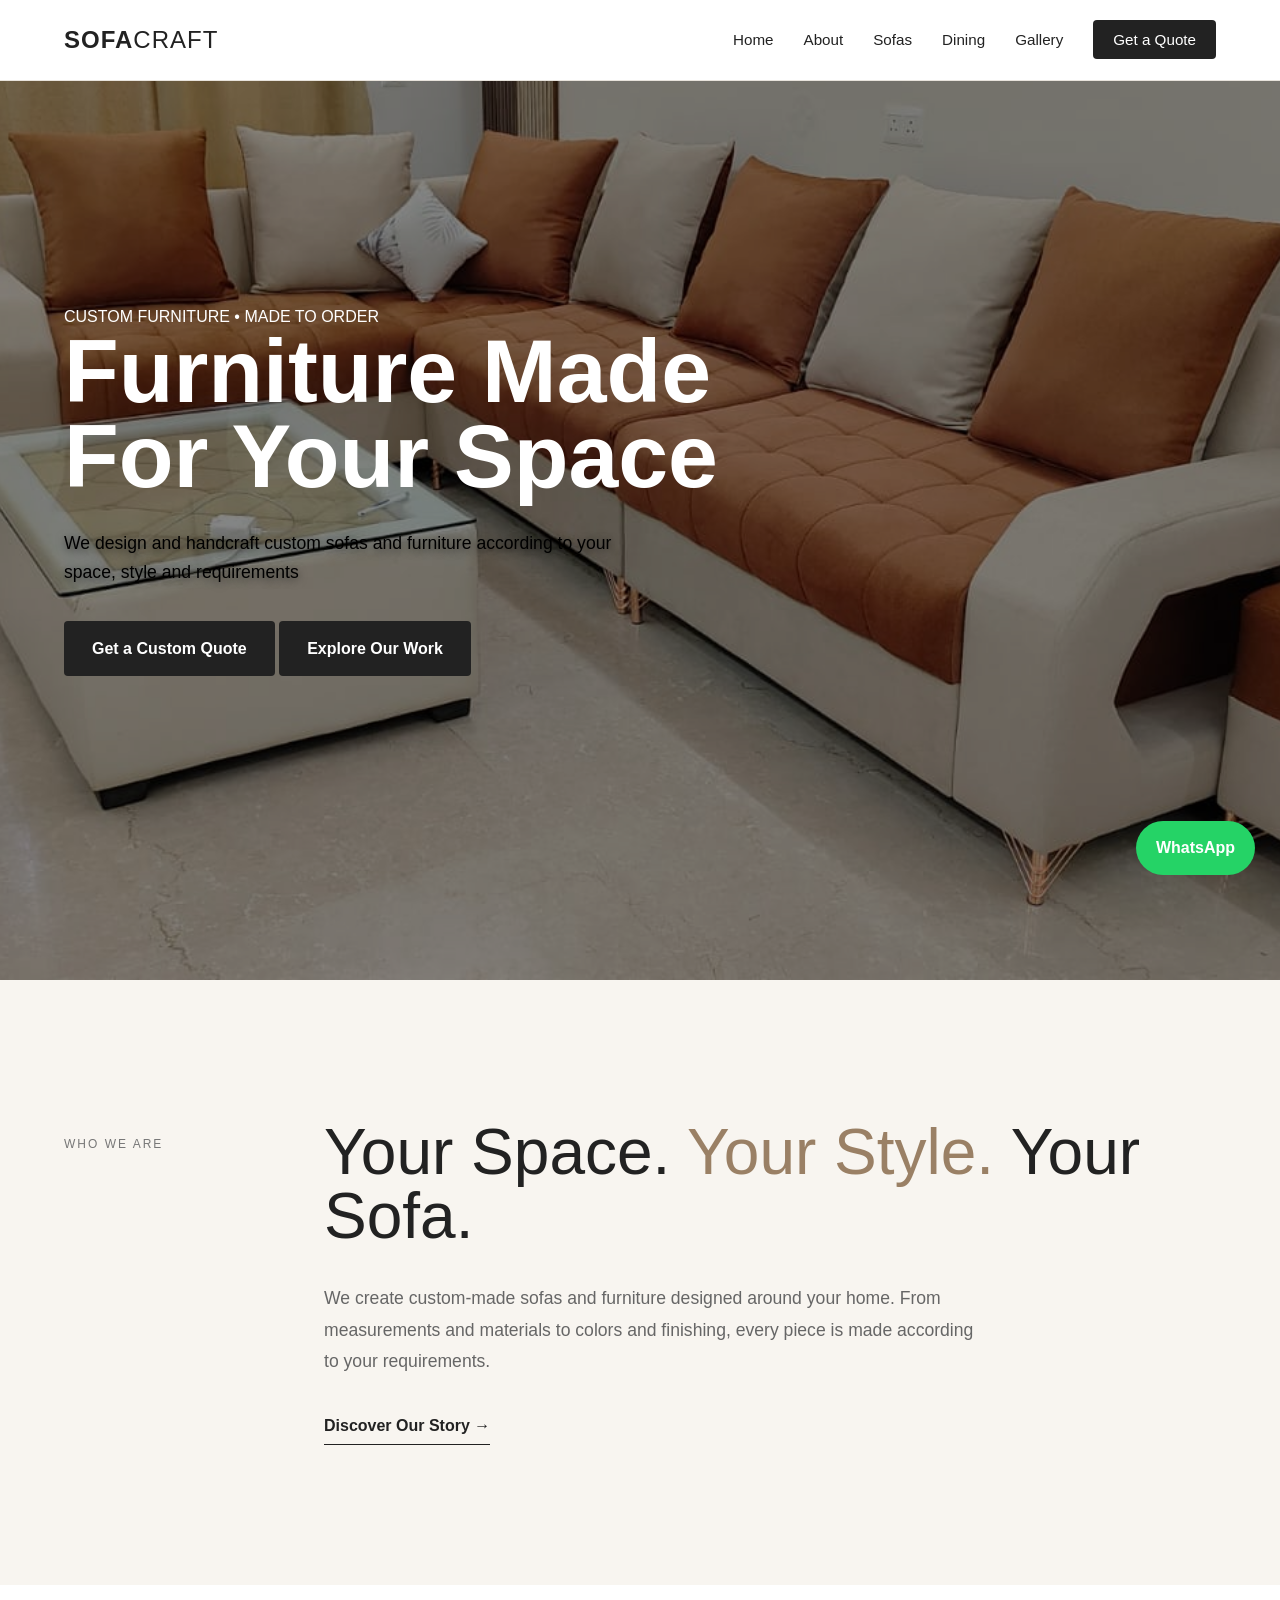
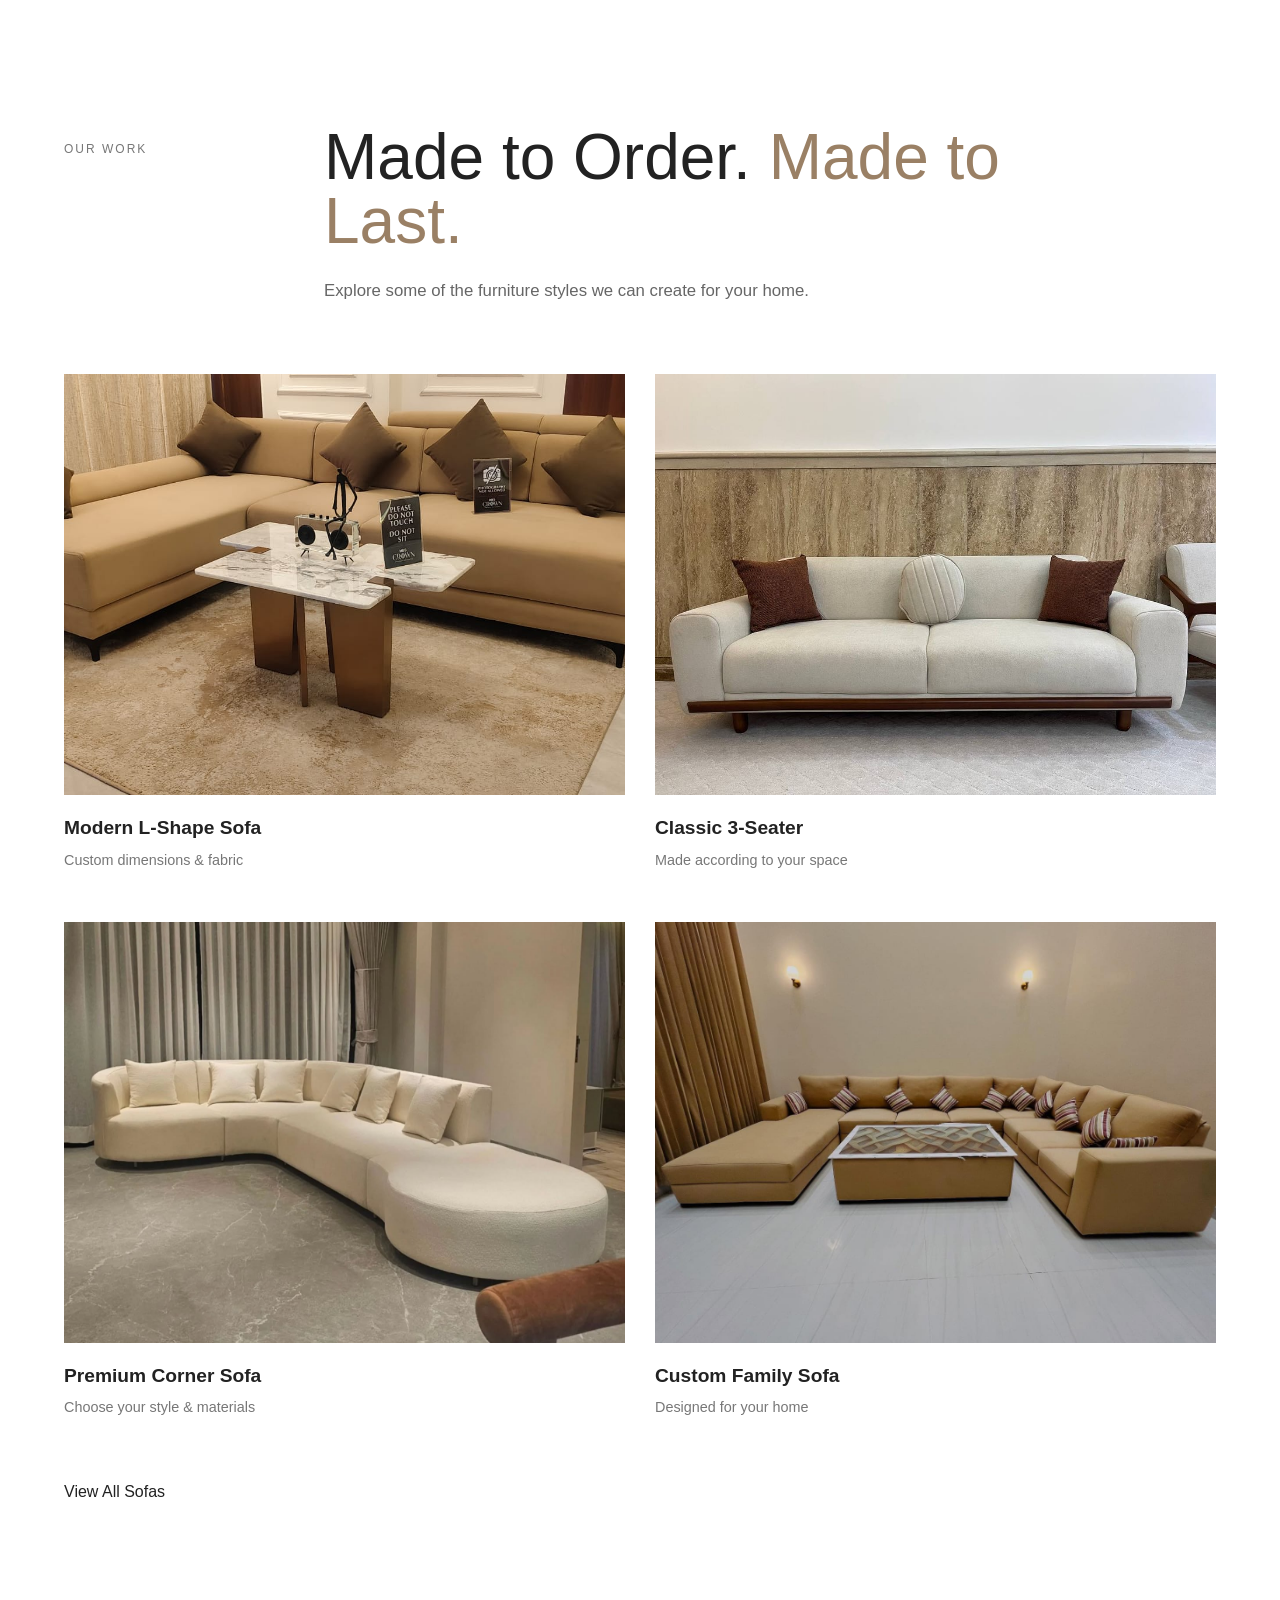
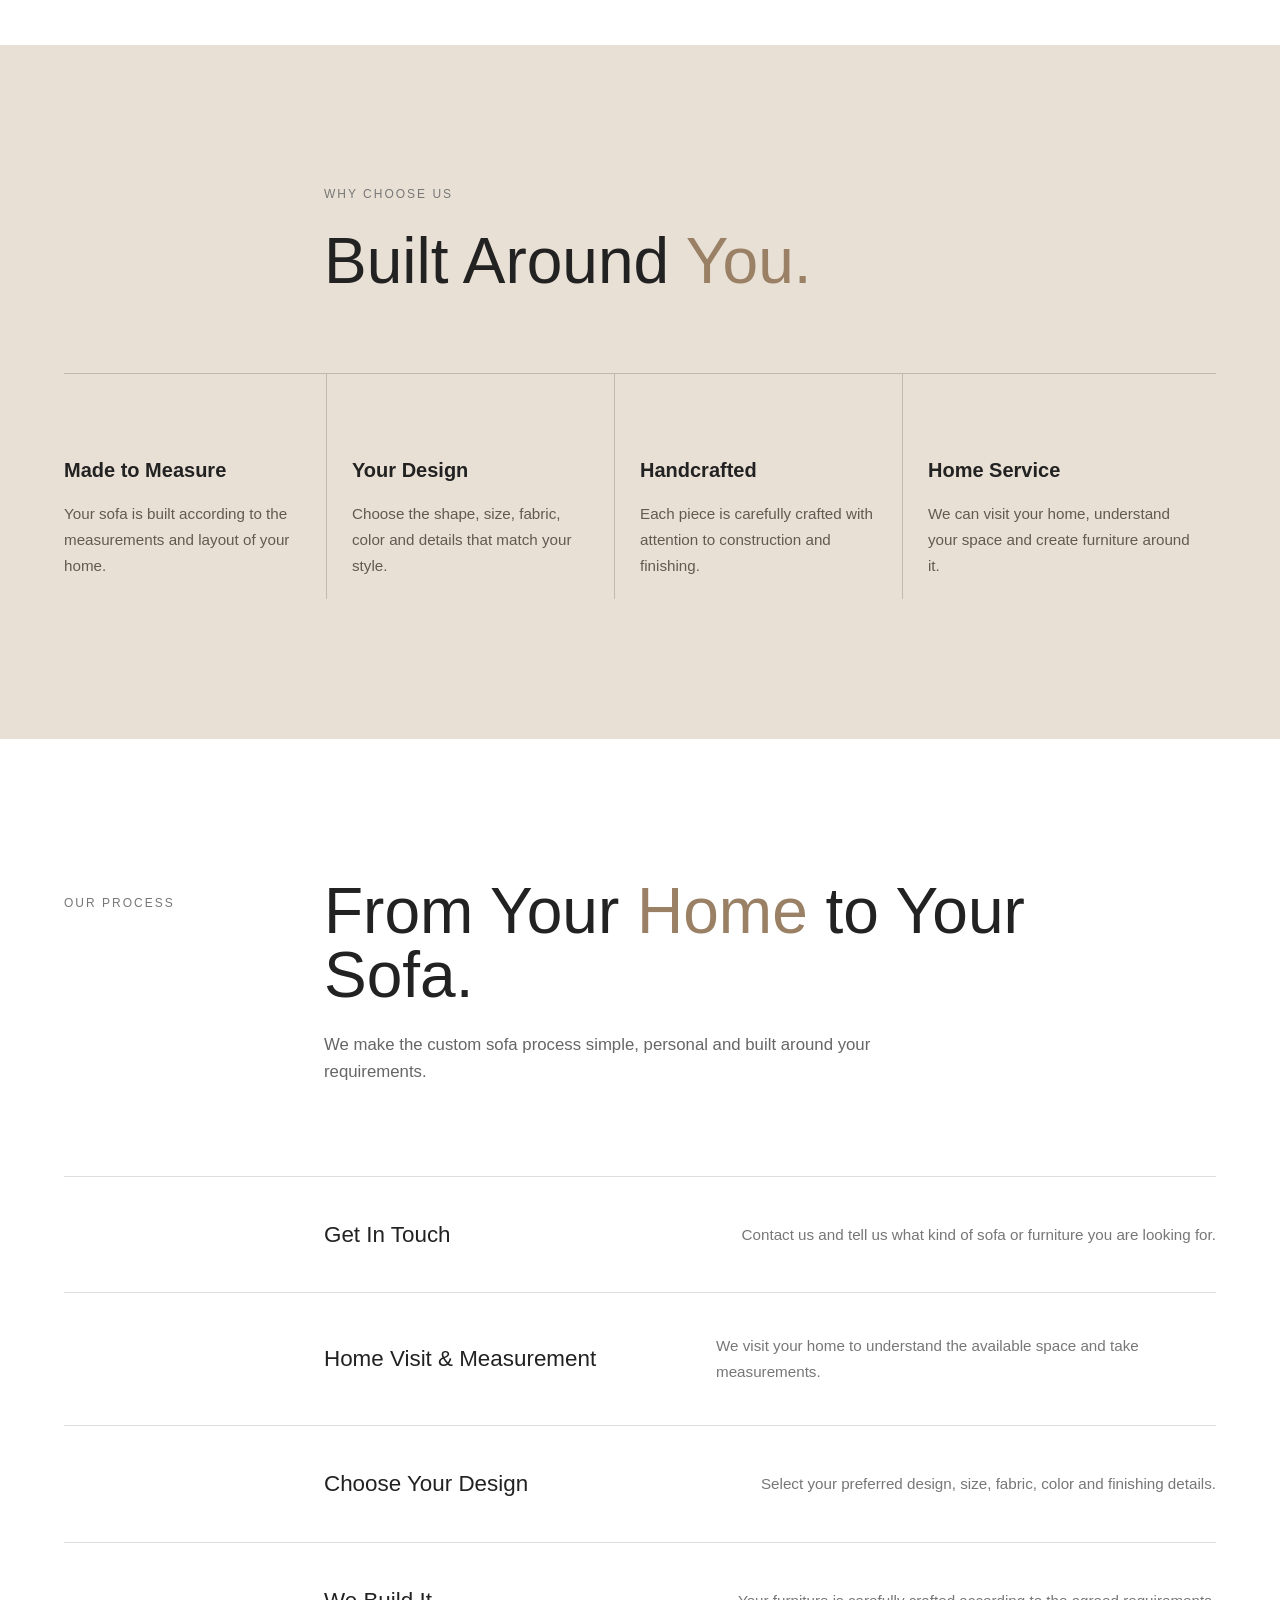
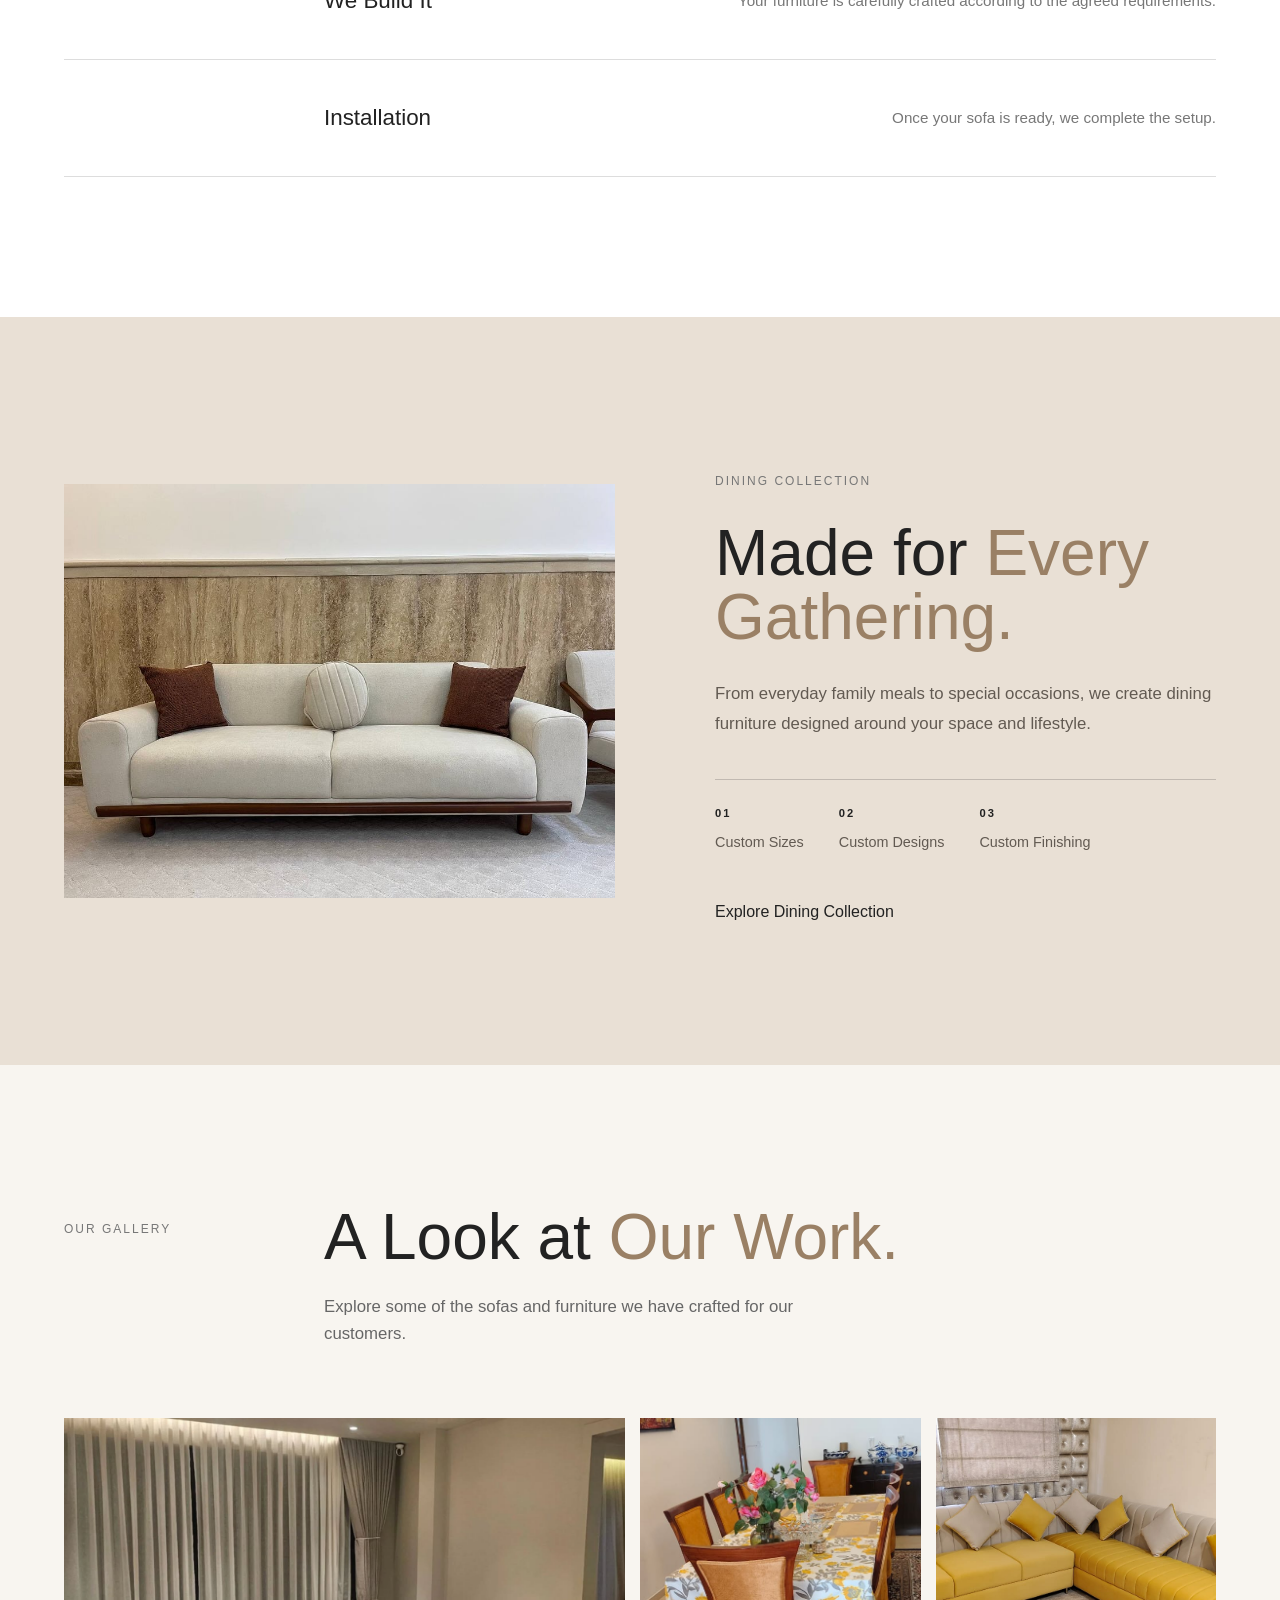
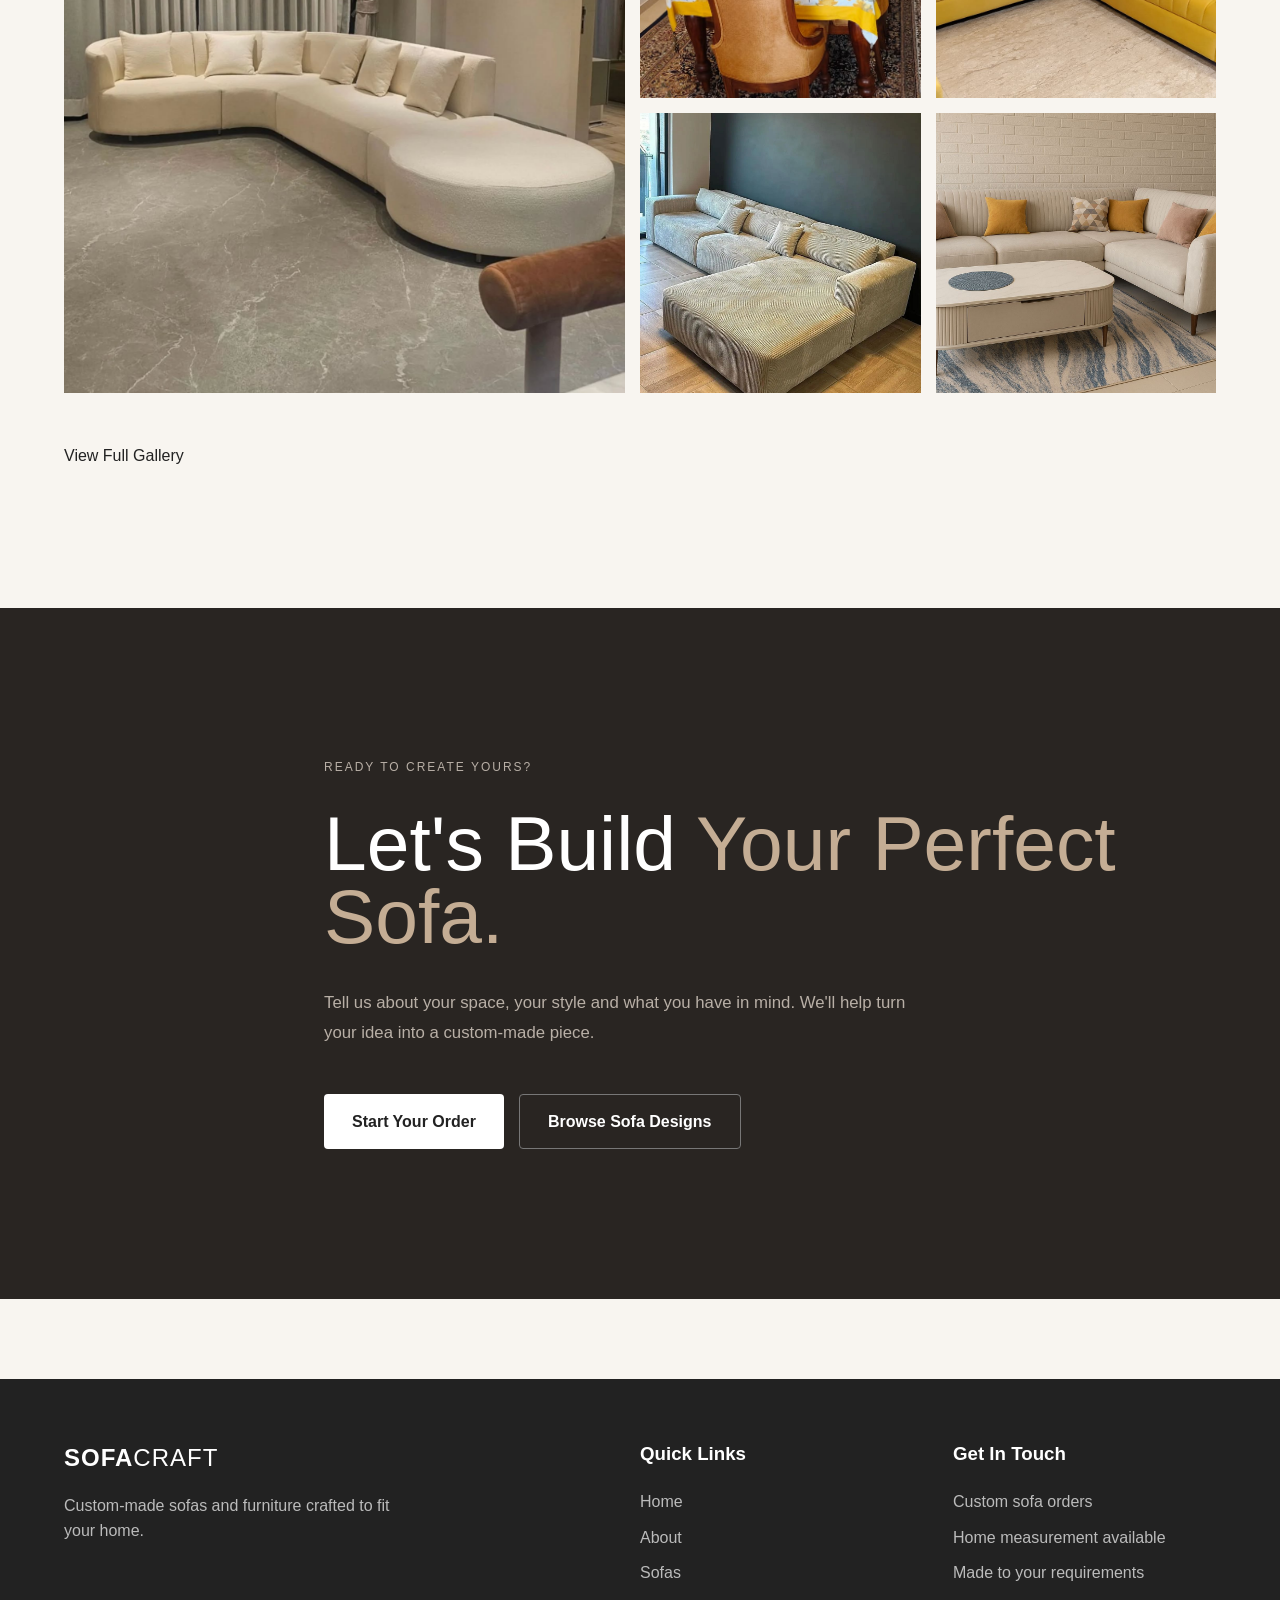
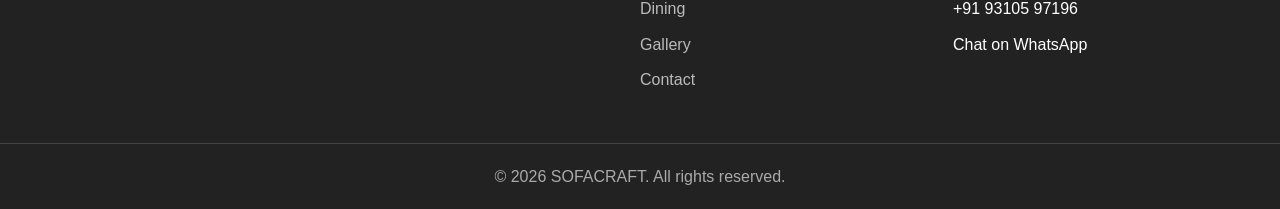
<file: index.html>
<!doctype html>
<html lang="en">
  <head>
    <meta charset="UTF-8" />

    <meta name="viewport" content="width=device-width, initial-scale=1.0" />

    <title>SOFACRAFT | Custom Sofas</title>

    <link rel="stylesheet" href="css/style.css" />
    <link rel="stylesheet" href="css/responsive.css" />
  </head>

  <body>
    <!-- NAVBAR -->
    <div id="navbar"></div>

    <!-- MAIN -->
    <main>
      <!-- ========================================
             HERO
        ======================================== -->

      <section class="hero">
        <!-- BACKGROUND IMAGE -->

        <div class="hero-visual">
          <img
            class="hero-image"
            src="assets/images/gallery/gallery-01.jpeg"
            alt="Custom-made sofa"
          />

          <div class="hero-overlay"></div>
        </div>

        <!-- CONTENT -->

        <div class="hero-content container">
          <div class="hero-text">
            <span class="hero-eyebrow"> CUSTOM FURNITURE • MADE TO ORDER </span>

            <h1>
              Furniture
              <span>Made For Your Space</span>
            </h1>

            <p>
              We design and handcraft custom sofas and furniture according to
              your space, style and requirements
            </p>

            <div class="hero-actions">
              <a href="pages/contact.html" class="btn btn-primary">
                Get a Custom Quote
              </a>

              <a href="pages/gallery.html" class="btn btn-secondary">
                Explore Our Work
              </a>
            </div>
          </div>
        </div>
      </section>

      <!-- ========================================
             INTRO
        ======================================== -->

      <section class="intro-section">
        <div class="container intro-grid">
          <div class="intro-label">
            <span></span>

            <p>WHO WE ARE</p>
          </div>

          <div class="intro-content">
            <h2>
              Your Space.
              <span>Your Style.</span>
              Your Sofa.
            </h2>

            <p>
              We create custom-made sofas and furniture designed around your
              home. From measurements and materials to colors and finishing,
              every piece is made according to your requirements.
            </p>

            <a href="pages/about.html" class="text-link">
              Discover Our Story →
            </a>
          </div>
        </div>
      </section>

      <!-- ========================================
             FEATURED SOFAS
        ======================================== -->

      <section class="featured-section">
        <div class="container">
          <div class="section-header">
            <div>
              <span class="section-number">  </span>

              <p class="section-label">OUR WORK</p>
            </div>

            <div class="section-heading">
              <h2>
                Made to Order.
                <span>Made to Last.</span>
              </h2>

              <p>
                Explore some of the furniture styles we can create for your
                home.
              </p>
            </div>
          </div>

          <div class="product-grid">
            <!-- PRODUCT 1 -->

            <article class="product-card">
              <div class="product-image">
                <img
                  src="assets/images/hero/gallery-01.jpeg"
                  alt="Modern custom sofa"
                />
              </div>

              <div class="product-info">
                <h3>Modern L-Shape Sofa</h3>

                <p>Custom dimensions & fabric</p>
              </div>
            </article>

            <!-- PRODUCT 2 -->

            <article class="product-card">
              <div class="product-image">
                <img
                  src="assets/images/hero/gallery-02.jpeg"
                  alt="Classic custom sofa"
                />
              </div>

              <div class="product-info">
                <h3>Classic 3-Seater</h3>

                <p>Made according to your space</p>
              </div>
            </article>

            <!-- PRODUCT 3 -->

            <article class="product-card">
              <div class="product-image">
                <img
                  src="assets/images/hero/gallery-03.jpeg"
                  alt="Premium corner sofa"
                />
              </div>

              <div class="product-info">
                <h3>Premium Corner Sofa</h3>

                <p>Choose your style & materials</p>
              </div>
            </article>

            <!-- PRODUCT 4 -->

            <article class="product-card">
              <div class="product-image">
                <img
                  src="assets/images/hero/gallery-04.jpeg"
                  alt="Custom family sofa"
                />
              </div>

              <div class="product-info">
                <h3>Custom Family Sofa</h3>

                <p>Designed for your home</p>
              </div>
            </article>
          </div>

          <div class="section-button">
            <a href="pages/sofas.html" class="btn btn-primary">
              View All Sofas
            </a>
          </div>
        </div>
      </section>

      <!-- ========================================
             WHY CHOOSE US
        ======================================== -->

      <section class="why-section">
        <div class="container">
          <div class="why-header">
            <span class="section-number">  </span>

            <div>
              <p class="section-label">WHY CHOOSE US</p>

              <h2>
                Built Around
                <span>You.</span>
              </h2>
            </div>
          </div>

          <div class="why-grid">
            <article class="why-card">
              <span class="why-icon">  </span>

              <h3>Made to Measure</h3>

              <p>
                Your sofa is built according to the measurements and layout of
                your home.
              </p>
            </article>

            <article class="why-card">
              <span class="why-icon">  </span>

              <h3>Your Design</h3>

              <p>
                Choose the shape, size, fabric, color and details that match
                your style.
              </p>
            </article>

            <article class="why-card">
              <span class="why-icon">  </span>

              <h3>Handcrafted</h3>

              <p>
                Each piece is carefully crafted with attention to construction
                and finishing.
              </p>
            </article>

            <article class="why-card">
              <span class="why-icon">  </span>

              <h3>Home Service</h3>

              <p>
                We can visit your home, understand your space and create
                furniture around it.
              </p>
            </article>
          </div>
        </div>
      </section>

      <!-- ========================================
             PROCESS
        ======================================== -->

      <section class="process-section">
        <div class="container">
          <div class="process-header">
            <div>
              <span class="section-number">  </span>

              <p class="section-label">OUR PROCESS</p>
            </div>

            <div>
              <h2>
                From Your
                <span>Home</span> to Your Sofa.
              </h2>

              <p>
                We make the custom sofa process simple, personal and built
                around your requirements.
              </p>
            </div>
          </div>

          <div class="process-list">
            <article class="process-item">
              <div class="process-number"></div>

              <div class="process-content">
                <h3>Get In Touch</h3>

                <p>
                  Contact us and tell us what kind of sofa or furniture you are
                  looking for.
                </p>
              </div>
            </article>

            <article class="process-item">
              <div class="process-number"></div>

              <div class="process-content">
                <h3>Home Visit & Measurement</h3>

                <p>
                  We visit your home to understand the available space and take
                  measurements.
                </p>
              </div>
            </article>

            <article class="process-item">
              <div class="process-number"></div>

              <div class="process-content">
                <h3>Choose Your Design</h3>

                <p>
                  Select your preferred design, size, fabric, color and
                  finishing details.
                </p>
              </div>
            </article>

            <article class="process-item">
              <div class="process-number"></div>

              <div class="process-content">
                <h3>We Build It</h3>

                <p>
                  Your furniture is carefully crafted according to the agreed
                  requirements.
                </p>
              </div>
            </article>

            <article class="process-item">
              <div class="process-number"></div>

              <div class="process-content">
                <h3> Installation</h3>

                <p>
                  Once your sofa is ready, we complete
                  the setup.
                </p>
              </div>
            </article>
          </div>
        </div>
      </section>

      <!-- ========================================
             DINING
        ======================================== -->

      <section class="dining-section">
        <div class="container dining-grid">
          <div class="dining-visual">
            <div class="dining-image">
              <img
                src="assets/images/gallery/gallery-06.jpeg"
                alt="Custom dining furniture"
              />
            </div>
          </div>

          <div class="dining-content">
            <span class="section-number">  </span>

            <p class="section-label">DINING COLLECTION</p>

            <h2>
              Made for
              <span>Every Gathering.</span>
            </h2>

            <p>
              From everyday family meals to special occasions, we create dining
              furniture designed around your space and lifestyle.
            </p>

            <div class="dining-features">
              <div>
                <strong> 01 </strong>

                <span> Custom Sizes </span>
              </div>

              <div>
                <strong> 02 </strong>

                <span> Custom Designs </span>
              </div>

              <div>
                <strong> 03 </strong>

                <span> Custom Finishing </span>
              </div>
            </div>

            <a href="pages/dining.html" class="btn btn-primary">
              Explore Dining Collection
            </a>
          </div>
        </div>
      </section>

      <!-- ========================================
             GALLERY PREVIEW
        ======================================== -->

      <section class="gallery-preview-section">
        <div class="container">
          <div class="gallery-preview-header">
            <div>
              <span class="section-number">  </span>

              <p class="section-label">OUR GALLERY</p>
            </div>

            <div>
              <h2>
                A Look at
                <span>Our Work.</span>
              </h2>

              <p>
                Explore some of the sofas and furniture we have crafted for our
                customers.
              </p>
            </div>
          </div>

          <div class="gallery-preview-grid">
            <div class="gallery-item gallery-item-large">
              <img
                src="assets/images/hero/gallery-07.jpeg"
                alt="Custom sofa"
              />
            </div>

            <div class="gallery-item">
              <img
                src="assets/images/hero/gallery-05.jpeg"
                alt="Dining furniture"
              />
            </div>

            <div class="gallery-item">
              <img
                src="assets/images/hero/gallery-06.jpeg"
                alt="Custom sofa"
              />
            </div>

            <div class="gallery-item">
              <img
                src="assets/images/hero/gallery-08.jpeg"
                alt="Custom sofa"
              />
            </div>

            <div class="gallery-item">
              <img
                src="assets/images/hero/gallery-09.jpeg"
                alt="Custom sofa"
              />
            </div>

          </div>

          <div class="gallery-preview-footer">
            <a href="pages/gallery.html" class="btn btn-primary">
              View Full Gallery
            </a>
          </div>
        </div>
      </section>

      <!-- ========================================
             CTA
        ======================================== -->

      <section class="cta-section">
        <div class="container cta-container">
          <span class="section-number">  </span>

          <div class="cta-content">
            <p class="section-label">READY TO CREATE YOURS?</p>

            <h2>
              Let's Build
              <span>Your Perfect Sofa.</span>
            </h2>

            <p>
              Tell us about your space, your style and what you have in mind.
              We'll help turn your idea into a custom-made piece.
            </p>

            <div class="cta-actions">
              <a href="pages/contact.html" class="btn btn-light">
                Start Your Order
              </a>

              <a href="pages/sofas.html" class="btn btn-outline-light">
                Browse Sofa Designs
              </a>
            </div>
          </div>
        </div>
      </section>
    </main>

    <!-- FOOTER -->

    <div id="footer"></div>

    <!-- WHATSAPP -->

    <div id="whatsapp"></div>

    <!-- JAVASCRIPT -->

    <script src="js/navbar.js"></script>
    <script src="js/main.js"></script>
  </body>
</html>
</file>
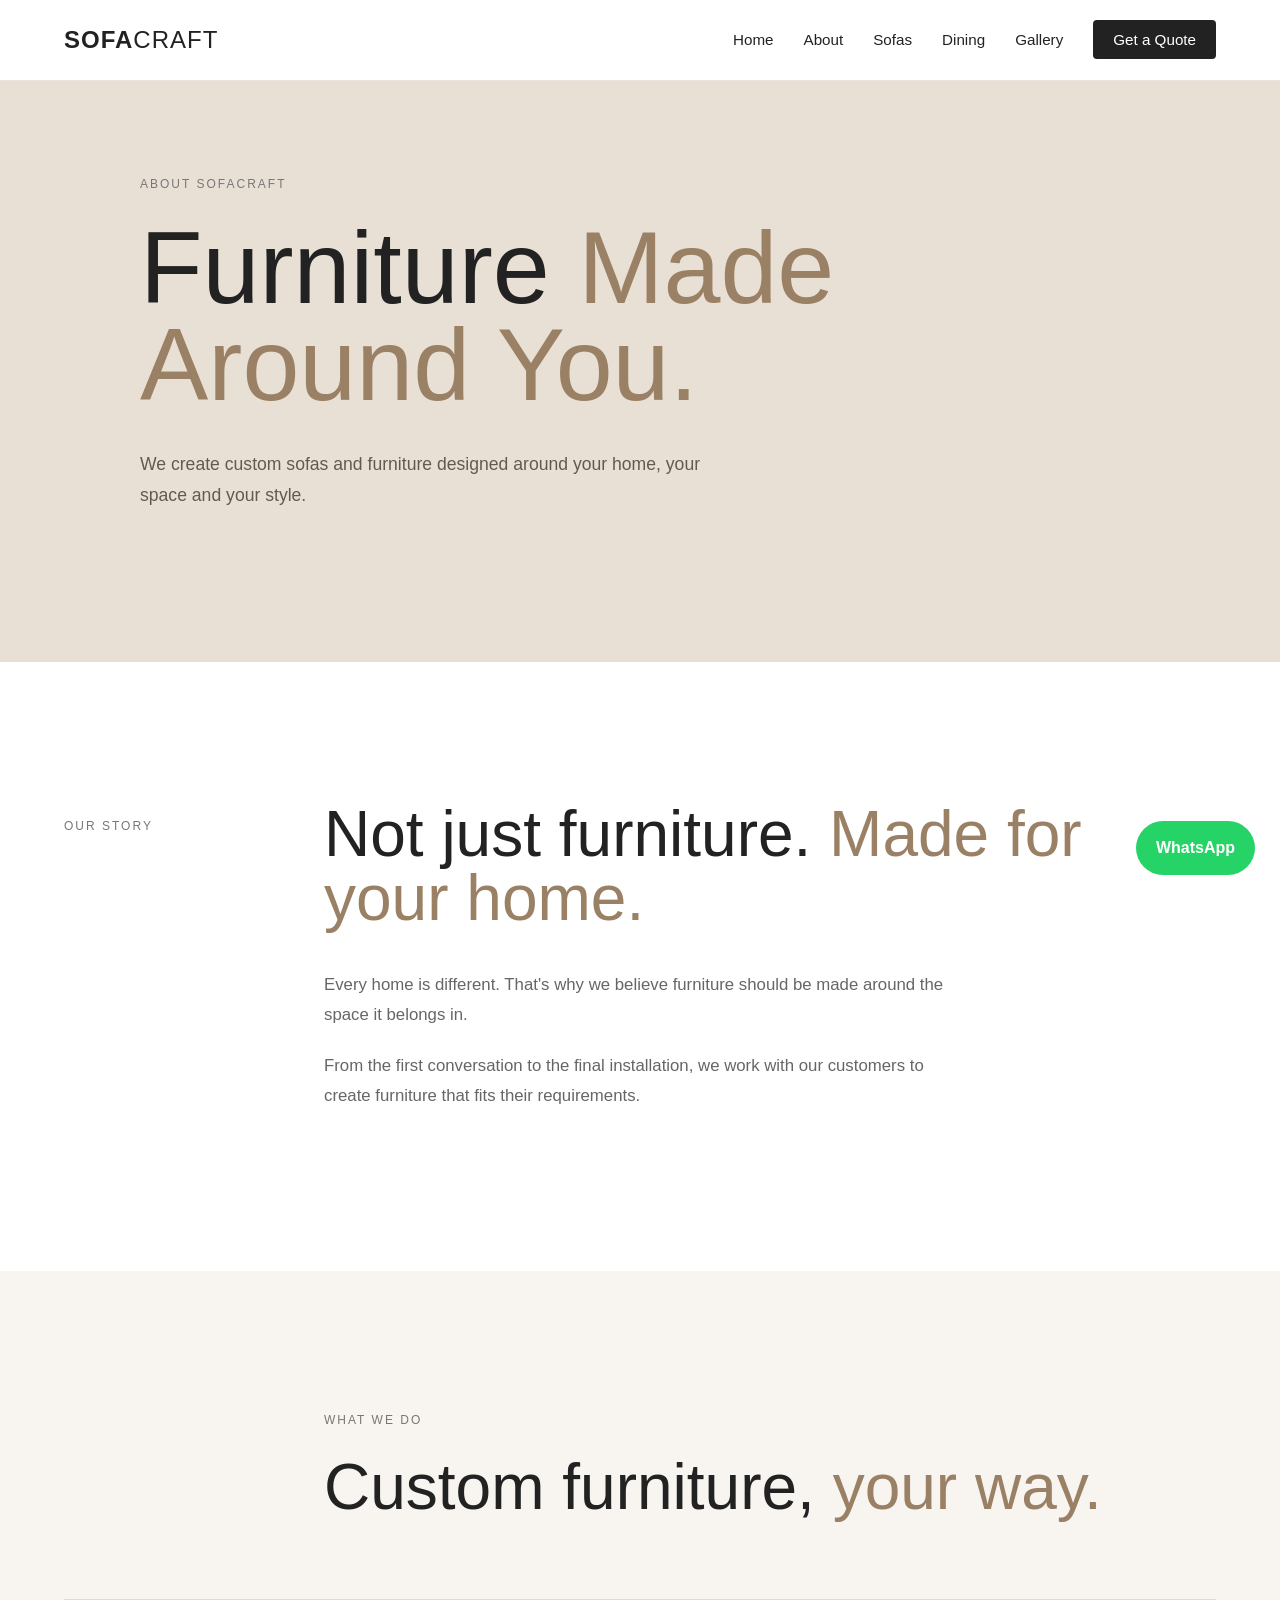
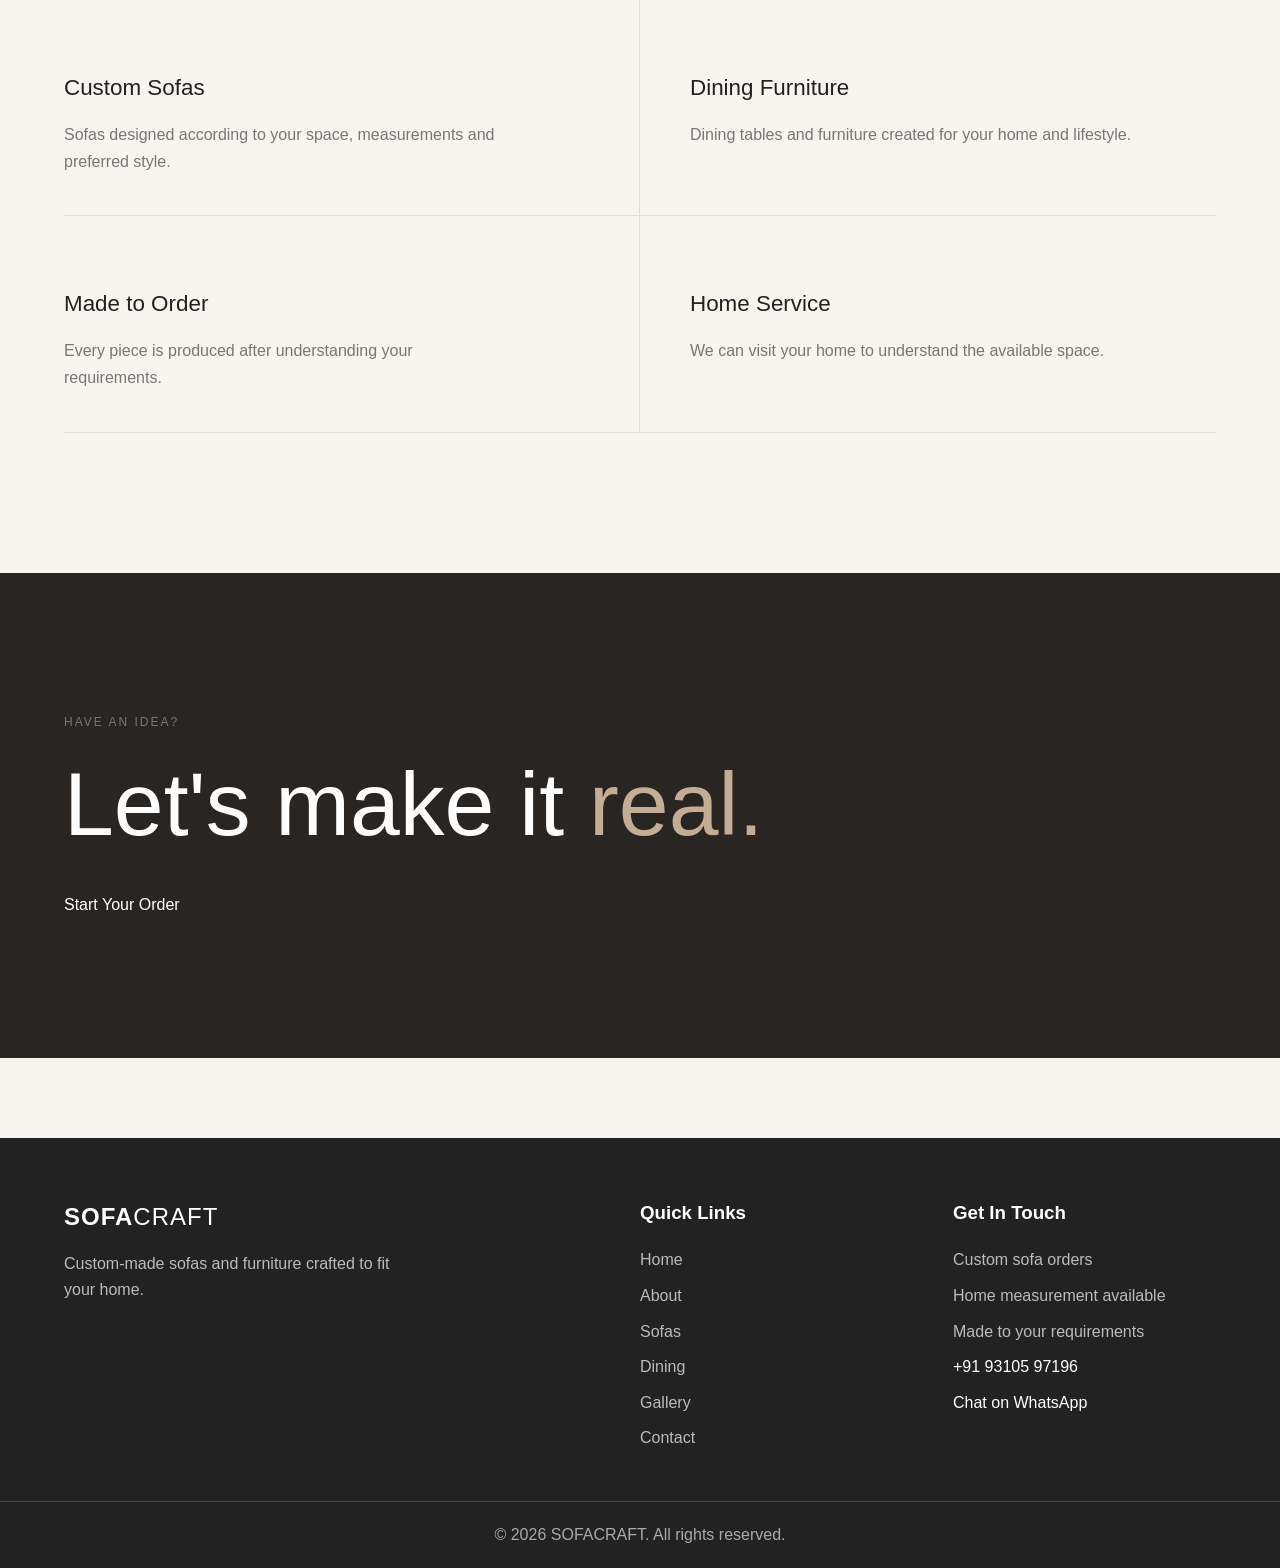
<file: pages/about.html>
<!DOCTYPE html>
<html lang="en">

<head>

    <meta charset="UTF-8">

    <meta
        name="viewport"
        content="width=device-width, initial-scale=1.0"
    >

    <title>About Us | SOFACRAFT</title>

    <link rel="stylesheet" href="../css/style.css">
    <link rel="stylesheet" href="../css/responsive.css">

</head>

<body>

    <!-- NAVBAR -->
    <div id="navbar"></div>


    <main>

        <!-- PAGE HERO -->

        <section class="page-hero">

            <div class="container page-hero-content">

                <span class="section-number"></span>

                <p class="section-label">
                    ABOUT SOFACRAFT
                </p>

                <h1>
                    Furniture
                    <span>Made Around You.</span>
                </h1>

                <p>
                    We create custom sofas and furniture
                    designed around your home, your space
                    and your style.
                </p>

            </div>

        </section>


        <!-- OUR STORY -->

        <section class="about-story">

            <div class="container about-story-grid">

                <div class="about-label">

                    <span class="section-number"></span>

                    <p class="section-label">
                        OUR STORY
                    </p>

                </div>


                <div class="about-story-content">

                    <h2>
                        Not just furniture.
                        <span>Made for your home.</span>
                    </h2>

                    <p>
                        Every home is different. That's why
                        we believe furniture should be made
                        around the space it belongs in.
                    </p>

                    <p>
                        From the first conversation to the
                        final installation, we work with our
                        customers to create furniture that
                        fits their requirements.
                    </p>

                </div>

            </div>

        </section>


        <!-- WHAT WE DO -->

        <section class="about-services">

            <div class="container">

                <div class="about-services-header">

                    <span class="section-number"></span>

                    <div>

                        <p class="section-label">
                            WHAT WE DO
                        </p>

                        <h2>
                            Custom furniture,
                            <span>your way.</span>
                        </h2>

                    </div>

                </div>


                <div class="about-services-grid">

                    <article>

                        <span></span>

                        <h3>Custom Sofas</h3>

                        <p>
                            Sofas designed according to
                            your space, measurements and
                            preferred style.
                        </p>

                    </article>


                    <article>

                        <span></span>

                        <h3>Dining Furniture</h3>

                        <p>
                            Dining tables and furniture
                            created for your home and
                            lifestyle.
                        </p>

                    </article>


                    <article>

                        <span></span>

                        <h3>Made to Order</h3>

                        <p>
                            Every piece is produced after
                            understanding your requirements.
                        </p>

                    </article>


                    <article>

                        <span></span>

                        <h3>Home Service</h3>

                        <p>
                            We can visit your home to
                            understand the available space.
                        </p>

                    </article>

                </div>

            </div>

        </section>


        <!-- CTA -->

        <section class="about-cta">

            <div class="container">

                <p class="section-label">
                    HAVE AN IDEA?
                </p>

                <h2>
                    Let's make it
                    <span>real.</span>
                </h2>

                <a
                    href="contact.html"
                    class="btn btn-primary"
                >
                    Start Your Order
                </a>

            </div>

        </section>

    </main>


    <!-- FOOTER -->
    <div id="footer"></div>

    <!-- WHATSAPP -->
    <div id="whatsapp"></div>


    <script src="../js/main.js"></script>
    <script src="../js/navbar.js"></script>

</body>

</html>
</file>
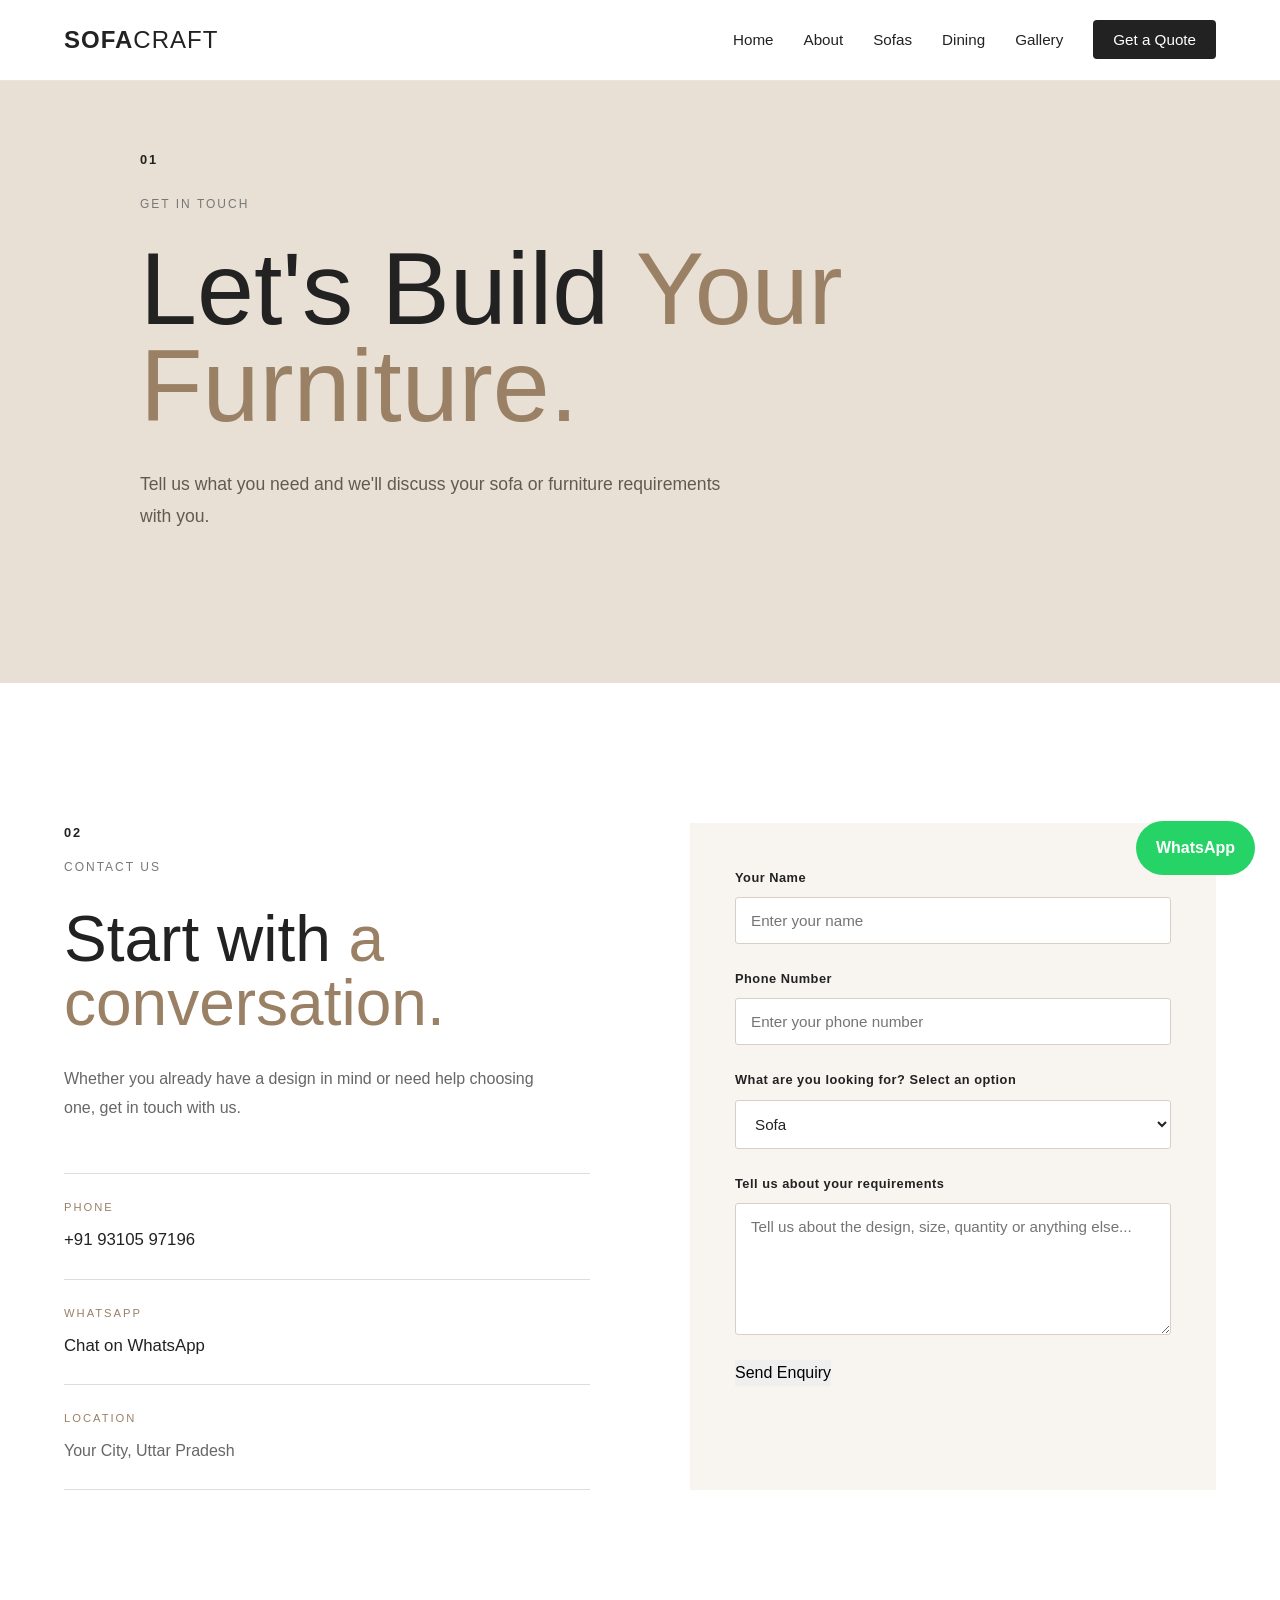
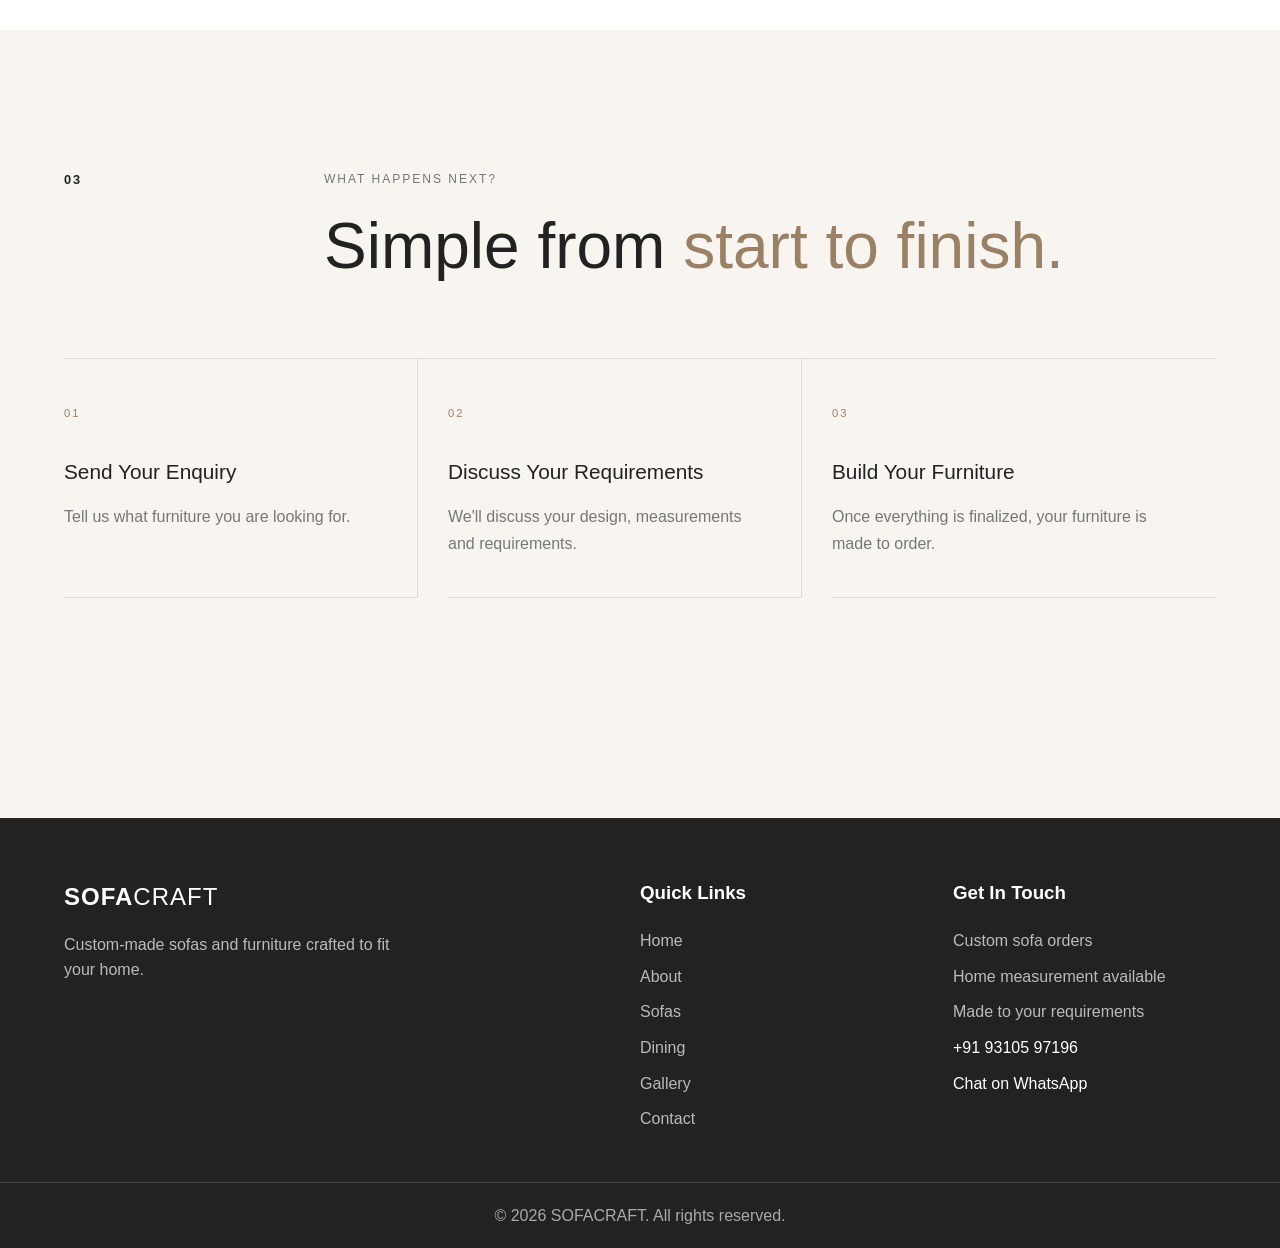
<file: pages/contact.html>
<!DOCTYPE html>
<html lang="en">

<head>

    <meta charset="UTF-8">

    <meta
        name="viewport"
        content="width=device-width, initial-scale=1.0"
    >

    <title>Contact | SOFACRAFT</title>

    <link rel="stylesheet" href="../css/style.css">
    <link rel="stylesheet" href="../css/responsive.css">

</head>

<body>

    <!-- NAVBAR -->
    <div id="navbar"></div>


    <main>

        <!-- CONTACT HERO -->

        <section class="page-hero contact-page-hero">

            <div class="container page-hero-content">

                <span class="section-number">01</span>

                <p class="section-label">
                    GET IN TOUCH
                </p>

                <h1>
                    Let's Build
                    <span>Your Furniture.</span>
                </h1>

                <p>
                    Tell us what you need and we'll discuss
                    your sofa or furniture requirements with you.
                </p>

            </div>

        </section>


        <!-- CONTACT AREA -->

        <section class="contact-section">

            <div class="container contact-grid">

                <!-- CONTACT INFORMATION -->

                <div class="contact-info">

                    <span class="section-number">02</span>

                    <p class="section-label">
                        CONTACT US
                    </p>

                    <h2>
                        Start with
                        <span>a conversation.</span>
                    </h2>

                    <p class="contact-description">
                        Whether you already have a design in
                        mind or need help choosing one, get in
                        touch with us.
                    </p>


                    <div class="contact-details">

                        <div class="contact-detail">

                            <span>PHONE</span>

                            <a href="tel:+919310597196">
                                +91 93105 97196
                            </a>
                        </div>


                        <div class="contact-detail">

                            <span>WHATSAPP</span>

                            <a
                               href="https://wa.me/919310597196"
                                target="_blank"
                            >
                                Chat on WhatsApp
                            </a>

                        </div>


                        <div class="contact-detail">

                            <span>LOCATION</span>

                            <p>
                                Your City, Uttar Pradesh
                            </p>

                        </div>

                    </div>

                </div>


                <!-- ORDER FORM -->

                <div class="contact-form-wrapper">

                    <form
                        id="contactForm"
                        class="contact-form"
                    >

                        <div class="form-group">

                            <label for="name">
                                Your Name
                            </label>

                            <input
                                type="text"
                                id="name"
                                name="name"
                                placeholder="Enter your name"
                                required
                            >

                        </div>


                        <div class="form-group">

                            <label for="phone">
                                Phone Number
                            </label>

                            <input
                                type="tel"
                                id="phone"
                                name="phone"
                                placeholder="Enter your phone number"
                                required
                            >

                        </div>


                        <div class="form-group">

                            <label for="furniture">
                                What are you looking for?
                                Select an option 
                            </label>

                            <select
                                id="furniture"
                                name="furniture"
                            >


                                <option value="sofa">
                                    Sofa
                                </option>

                                <option value="dining">
                                    Dining Furniture
                                </option>

                               
                                <option value="repair">
                                    Repair
                                </option>

                            </select>

                        </div>


                        <div class="form-group">

                            <label for="message">
                                Tell us about your requirements
                            </label>

                            <textarea
                                id="message"
                                name="message"
                                rows="6"
                                placeholder="Tell us about the design, size, quantity or anything else..."
                                required
                            ></textarea>

                        </div>


                        <button
                            type="submit"
                            class="btn btn-primary"
                        >
                            Send Enquiry
                        </button>

                    </form>

                </div>

            </div>

        </section>


        <!-- ORDER PROCESS -->

        <section class="contact-process">

            <div class="container">

                <div class="contact-process-header">

                    <span class="section-number">03</span>

                    <div>

                        <p class="section-label">
                            WHAT HAPPENS NEXT?
                        </p>

                        <h2>
                            Simple from
                            <span>start to finish.</span>
                        </h2>

                    </div>

                </div>


                <div class="contact-process-grid">

                    <div>

                        <span>01</span>

                        <h3>
                            Send Your Enquiry
                        </h3>

                        <p>
                            Tell us what furniture you are
                            looking for.
                        </p>

                    </div>


                    <div>

                        <span>02</span>

                        <h3>
                            Discuss Your Requirements
                        </h3>

                        <p>
                            We'll discuss your design,
                            measurements and requirements.
                        </p>

                    </div>


                    <div>

                        <span>03</span>

                        <h3>
                            Build Your Furniture
                        </h3>

                        <p>
                            Once everything is finalized,
                            your furniture is made to order.
                        </p>

                    </div>

                </div>

            </div>

        </section>

    </main>


    <!-- FOOTER -->

    <div id="footer"></div>

    <!-- WHATSAPP -->

    <div id="whatsapp"></div>


    <script src="../js/main.js"></script>
    <script src="../js/navbar.js"></script>
    <script src="../js/contact.js"></script>

</body>

</html>
</file>
<file: css/style.css>
/* ========================================
   RESET
======================================== */

* {
    margin: 0;
    padding: 0;
    box-sizing: border-box;
}

html {
    scroll-behavior: smooth;
}

body {
    font-family: Arial, sans-serif;
    background: #f8f5f0;
    color: #222;
    line-height: 1.6;
}

a {
    text-decoration: none;
    color: inherit;
}

ul {
    list-style: none;
}

button {
    font: inherit;
}


/* ========================================
   CONTAINER
======================================== */

.container {
    width: min(1200px, 90%);
    margin: 0 auto;
}


/* ========================================
   NAVBAR
======================================== */

.navbar {
    width: 100%;
    background: #ffffff;
    border-bottom: 1px solid #e8e3dc;
    position: relative;
    z-index: 1000;
}

.navbar-container {
    min-height: 80px;
    display: flex;
    align-items: center;
    justify-content: space-between;
}


/* LOGO */

.logo {
    font-size: 1.5rem;
    font-weight: 800;
    letter-spacing: 1px;
}

.logo span {
    font-weight: 400;
}


/* NAV WRAPPER */

.nav-wrapper {
    display: flex;
    align-items: center;
}


/* NAV LINKS */

.nav-links {
    display: flex;
    align-items: center;
    gap: 30px;
}

.nav-links a {
    position: relative;
    font-size: 0.95rem;

    transition:
        color 0.25s ease,
        opacity 0.25s ease;
}

.nav-links a:not(.nav-cta)::after {
    content: "";

    position: absolute;

    left: 0;
    bottom: -6px;

    width: 0;
    height: 1px;

    background: #222;

    transition: width 0.25s ease;
}

.nav-links a:not(.nav-cta):hover::after {
    width: 100%;
}


/* QUOTE BUTTON */

.nav-cta {
    padding: 11px 20px;

    background: #222;

    color: #ffffff !important;

    border-radius: 4px;

    transition:
        transform 0.2s ease,
        background 0.2s ease;
}

.nav-cta:hover {
    background: #444;
    transform: translateY(-1px);
}


/* MOBILE BUTTON */

.menu-toggle {
    display: none;

    width: 42px;
    height: 42px;

    border: none;

    background: transparent;

    cursor: pointer;

    flex-direction: column;

    align-items: center;
    justify-content: center;

    gap: 5px;
}

.menu-toggle span {
    display: block;

    width: 22px;
    height: 2px;

    background: #222;

    transition:
        transform 0.25s ease,
        opacity 0.25s ease;
}


/* ========================================
   FOOTER
======================================== */

.footer {
    margin-top: 80px;
    background: #222;
    color: #fff;
    padding-top: 60px;
}

.footer-container {
    display: grid;
    grid-template-columns: 2fr 1fr 1fr;
    gap: 50px;
    padding-bottom: 50px;
}

.footer-brand p {
    max-width: 350px;
    margin-top: 15px;
    color: #bbb;
}

.footer-links,
.footer-contact {
    display: flex;
    flex-direction: column;
    gap: 10px;
}

.footer h3 {
    margin-bottom: 10px;
}

.footer-links a,
.footer-contact p {
    color: #bbb;
}

.footer-bottom {
    border-top: 1px solid #444;
    padding: 20px 5%;
    text-align: center;
    color: #aaa;
}


/* ========================================
   WHATSAPP
======================================== */

.whatsapp-button {
    position: fixed;
    right: 25px;
    bottom: 25px;

    padding: 14px 20px;

    background: #25d366;
    color: #fff;

    border-radius: 50px;

    font-weight: 600;

    z-index: 1000;
}


/* ========================================
   HERO SECTION
======================================== */

.hero {
    min-height: calc(100vh - 80px);

    display: flex;
    align-items: center;

    background: #e9e0d5;

    padding: 80px 0;
}

.hero .container {
    max-width: 1200px;
}

.hero p:first-child {
    font-size: 0.85rem;
    font-weight: 700;
    letter-spacing: 3px;
    margin-bottom: 20px;
}

.hero h1 {
    max-width: 700px;

    font-size: clamp(3rem, 7vw, 6rem);
    line-height: 0.95;

    margin-bottom: 30px;
}

.hero p:not(:first-child) {
    max-width: 550px;

    font-size: 1.1rem;
    color: #555;

    margin-bottom: 35px;
}

.hero a {
    display: inline-block;

    padding: 15px 28px;

    background: #222;
    color: #fff;

    border-radius: 4px;

    font-weight: 600;

    transition:
        transform 0.2s ease,
        background 0.2s ease;
}

.hero a:hover {
    transform: translateY(-2px);
    background: #444;
}


/* ========================================
   INTRO SECTION
======================================== */

.intro-section {
    padding: 140px 0;
    background: #f8f5f0;
}

.intro-grid {
    display: grid;
    grid-template-columns: 180px 1fr;
    gap: 80px;
}

.intro-label {
    display: flex;
    flex-direction: column;
    gap: 15px;
}

.intro-label span {
    font-size: 0.8rem;
    font-weight: 700;
    letter-spacing: 2px;
}

.intro-label p {
    font-size: 0.75rem;
    letter-spacing: 2px;
    color: #777;
}

.intro-content {
    max-width: 850px;
}

.intro-content h2 {
    font-size: clamp(2.5rem, 5vw, 5rem);
    line-height: 1;
    font-weight: 500;
    margin-bottom: 35px;
}

.intro-content h2 span {
    color: #9a8065;
}

.intro-content > p {
    max-width: 650px;
    font-size: 1.1rem;
    color: #666;
    line-height: 1.8;
    margin-bottom: 35px;
}

.text-link {
    display: inline-block;
    font-weight: 600;
    border-bottom: 1px solid #222;
    padding-bottom: 5px;
    transition: opacity 0.2s ease;
}

.text-link:hover {
    opacity: 0.55;
}


/* ========================================
   FEATURED PRODUCTS
======================================== */

.featured-section {
    padding: 140px 0;
    background: #ffffff;
}

.section-header {
    display: grid;
    grid-template-columns: 180px 1fr;
    gap: 80px;
    margin-bottom: 70px;
}

.section-number {
    display: block;
    font-size: 0.8rem;
    font-weight: 700;
    letter-spacing: 2px;
    margin-bottom: 15px;
}

.section-label {
    font-size: 0.75rem;
    letter-spacing: 2px;
    color: #777;
}

.section-heading {
    max-width: 800px;
}

.section-heading h2 {
    font-size: clamp(2.5rem, 5vw, 5rem);
    line-height: 1;
    font-weight: 500;
    margin-bottom: 25px;
}

.section-heading h2 span {
    color: #9a8065;
}

.section-heading p {
    max-width: 600px;
    color: #666;
    font-size: 1.05rem;
}


/* PRODUCT GRID */

.product-grid {
    display: grid;
    grid-template-columns: repeat(2, 1fr);
    gap: 50px 30px;
}

.product-card {
    cursor: pointer;
}

.product-image {
    aspect-ratio: 4 / 3;

    display: flex;
    align-items: center;
    justify-content: center;

    background: #e7dfd5;

    color: #8b7967;

    letter-spacing: 2px;

    transition:
        transform 0.4s ease,
        background 0.4s ease;

    overflow: hidden;
}

.product-card:hover .product-image {
    transform: translateY(-5px);
    background: #ddd2c5;
}

.product-info {
    padding-top: 18px;
}

.product-info h3 {
    font-size: 1.2rem;
    font-weight: 600;
    margin-bottom: 5px;
}

.product-info p {
    color: #777;
    font-size: 0.9rem;
}


/* SECTION BUTTON */

.section-button {
    margin-top: 60px;
}


/* ========================================
   WHY CHOOSE US
======================================== */

.why-section {
    padding: 140px 0;
    background: #e9e0d5;
}

.why-header {
    display: grid;
    grid-template-columns: 180px 1fr;
    gap: 80px;

    margin-bottom: 80px;
}

.why-header h2 {
    font-size: clamp(2.5rem, 5vw, 5rem);
    line-height: 1;
    font-weight: 500;

    margin-top: 25px;
}

.why-header h2 span {
    color: #9a8065;
}

.why-grid {
    display: grid;
    grid-template-columns: repeat(4, 1fr);
    border-top: 1px solid rgba(34, 34, 34, 0.2);
}

.why-card {
    padding: 35px 25px 20px 0;

    border-right: 1px solid rgba(34, 34, 34, 0.2);

    margin-right: 25px;
}

.why-card:last-child {
    border-right: none;
    margin-right: 0;
}

.why-icon {
    display: block;

    font-size: 0.75rem;
    letter-spacing: 2px;
    font-weight: 700;

    margin-bottom: 45px;
}

.why-card h3 {
    font-size: 1.25rem;
    margin-bottom: 15px;
}

.why-card p {
    color: #625a52;
    font-size: 0.95rem;
    line-height: 1.7;
}


/* ========================================
   PROCESS SECTION
======================================== */

.process-section {
    padding: 140px 0;
    background: #ffffff;
}

.process-header {
    display: grid;
    grid-template-columns: 180px 1fr;
    gap: 80px;

    margin-bottom: 90px;
}

.process-header h2 {
    max-width: 750px;

    font-size: clamp(2.5rem, 5vw, 5rem);
    line-height: 1;
    font-weight: 500;

    margin-bottom: 25px;
}

.process-header h2 span {
    color: #9a8065;
}

.process-header > div:last-child > p {
    max-width: 550px;

    color: #666;
    font-size: 1.05rem;
}


/* PROCESS LIST */

.process-list {
    border-top: 1px solid #ddd;
}

.process-item {
    display: grid;
    grid-template-columns: 180px 1fr;

    gap: 80px;

    padding: 40px 0;

    border-bottom: 1px solid #ddd;

    transition:
        padding-left 0.3s ease,
        background 0.3s ease;
}

.process-item:hover {
    padding-left: 15px;
}

.process-number {
    font-size: 0.8rem;
    font-weight: 700;
    letter-spacing: 2px;
    color: #9a8065;
}

.process-content {
    display: flex;
    justify-content: space-between;
    align-items: center;
    gap: 40px;
}

.process-content h3 {
    font-size: 1.4rem;
    font-weight: 500;
    min-width: 260px;
}

.process-content p {
    max-width: 500px;

    color: #777;
    font-size: 0.95rem;
    line-height: 1.7;
}


/* ========================================
   DINING SECTION
======================================== */

.dining-section {
    padding: 140px 0;
    background: #e9e0d5;
}

.dining-grid {
    display: grid;
    grid-template-columns: 1.1fr 1fr;
    gap: 100px;
    align-items: center;
}

.dining-placeholder {
    aspect-ratio: 4 / 5;

    display: flex;
    flex-direction: column;
    align-items: center;
    justify-content: center;

    background: #d9cec0;
    color: #8b7967;

    letter-spacing: 2px;
}

.dining-placeholder small {
    margin-top: 10px;

    font-size: 0.7rem;
    letter-spacing: 1px;
}

.dining-content {
    max-width: 600px;
}

.dining-content .section-number {
    display: block;
    margin-bottom: 15px;
}

.dining-content h2 {
    font-size: clamp(2.5rem, 5vw, 5rem);
    line-height: 1;
    font-weight: 500;

    margin: 30px 0;
}

.dining-content h2 span {
    color: #9a8065;
}

.dining-content > p:not(.section-label) {
    max-width: 500px;

    color: #625a52;

    font-size: 1.05rem;
    line-height: 1.8;

    margin-bottom: 40px;
}


/* DINING FEATURES */

.dining-features {
    display: flex;
    gap: 35px;

    margin-bottom: 45px;

    border-top: 1px solid rgba(34, 34, 34, 0.2);
    padding-top: 25px;
}

.dining-features div {
    display: flex;
    flex-direction: column;
    gap: 8px;
}

.dining-features strong {
    font-size: 0.7rem;
    letter-spacing: 2px;
}

.dining-features span {
    font-size: 0.9rem;
    color: #625a52;
}


/* ========================================
   GALLERY PREVIEW
======================================== */

.gallery-preview-section {
    padding: 140px 0;
    background: #f8f5f0;
}

.gallery-preview-header {
    display: grid;
    grid-template-columns: 180px 1fr;
    gap: 80px;

    margin-bottom: 70px;
}

.gallery-preview-header h2 {
    max-width: 750px;

    font-size: clamp(2.5rem, 5vw, 5rem);
    line-height: 1;
    font-weight: 500;

    margin-bottom: 25px;
}

.gallery-preview-header h2 span {
    color: #9a8065;
}

.gallery-preview-header > div:last-child > p {
    max-width: 550px;

    color: #666;
    font-size: 1.05rem;
}


/* GALLERY GRID */

.gallery-preview-grid {
    display: grid;

    grid-template-columns: 2fr 1fr 1fr;
    grid-template-rows: 280px 280px;

    gap: 15px;
}

.gallery-item {
    overflow: hidden;
}

.gallery-item-large {
    grid-row: span 2;
}

.gallery-placeholder {
    width: 100%;
    height: 100%;

    display: flex;
    align-items: center;
    justify-content: center;

    background: #ded4c8;
    color: #8b7967;

    letter-spacing: 2px;

    transition:
        transform 0.5s ease,
        background 0.5s ease;
}

.gallery-item:hover .gallery-placeholder {
    transform: scale(1.03);
    background: #d2c5b6;
}


/* GALLERY BUTTON */

.gallery-preview-footer {
    margin-top: 50px;
}


/* ========================================
   MAIN CTA
======================================== */

.cta-section {
    padding: 150px 0;
    background: #292522;
    color: #ffffff;
}

.cta-container {
    display: grid;
    grid-template-columns: 180px 1fr;
    gap: 80px;
}

.cta-section .section-number {
    color: #c4ad94;
}

.cta-content {
    max-width: 850px;
}

.cta-content .section-label {
    color: #b8afa6;
    margin-bottom: 30px;
}

.cta-content h2 {
    font-size: clamp(3rem, 6vw, 6rem);
    line-height: 0.95;
    font-weight: 500;
    margin-bottom: 35px;
}

.cta-content h2 span {
    color: #c4ad94;
}

.cta-content > p:not(.section-label) {
    max-width: 600px;

    color: #b8afa6;

    font-size: 1.05rem;
    line-height: 1.8;

    margin-bottom: 45px;
}

.cta-actions {
    display: flex;
    flex-wrap: wrap;
    gap: 15px;
}


/* CTA BUTTONS */

.btn-light {
    display: inline-block;

    padding: 15px 28px;

    background: #ffffff;
    color: #222222;

    border-radius: 4px;

    font-weight: 600;

    transition:
        transform 0.2s ease,
        opacity 0.2s ease;
}

.btn-light:hover {
    transform: translateY(-2px);
    opacity: 0.9;
}

.btn-outline-light {
    display: inline-block;

    padding: 14px 28px;

    border: 1px solid #777;

    color: #ffffff;

    border-radius: 4px;

    font-weight: 600;

    transition:
        background 0.2s ease,
        border-color 0.2s ease;
}

.btn-outline-light:hover {
    background: #ffffff;
    color: #222222;
    border-color: #ffffff;
}


/* ========================================
   ABOUT PAGE
======================================== */

.page-hero {
    padding: 150px 0;
    background: #e9e0d5;
}

.page-hero-content {
    max-width: 1000px;
}

.page-hero-content .section-label {
    margin: 25px 0;
}

.page-hero-content h1 {
    max-width: 900px;

    font-size: clamp(3.5rem, 8vw, 7rem);

    line-height: 0.95;

    font-weight: 500;

    margin-bottom: 35px;
}

.page-hero-content h1 span {
    color: #9a8065;
}

.page-hero-content > p:last-child {
    max-width: 600px;

    color: #625a52;

    font-size: 1.1rem;

    line-height: 1.8;
}


/* STORY */

.about-story {
    padding: 140px 0;
    background: #ffffff;
}

.about-story-grid {
    display: grid;
    grid-template-columns: 180px 1fr;
    gap: 80px;
}

.about-story-content {
    max-width: 850px;
}

.about-story-content h2 {
    font-size: clamp(2.8rem, 5vw, 5rem);

    line-height: 1;

    font-weight: 500;

    margin-bottom: 40px;
}

.about-story-content h2 span {
    color: #9a8065;
}

.about-story-content p {
    max-width: 650px;

    color: #666;

    font-size: 1.05rem;

    line-height: 1.8;

    margin-bottom: 20px;
}


/* SERVICES */

.about-services {
    padding: 140px 0;
    background: #f8f5f0;
}

.about-services-header {
    display: grid;
    grid-template-columns: 180px 1fr;
    gap: 80px;
    margin-bottom: 80px;
}

.about-services-header h2 {
    max-width: 800px;

    font-size: clamp(2.8rem, 5vw, 5rem);

    line-height: 1;

    font-weight: 500;

    margin-top: 25px;
}

.about-services-header h2 span {
    color: #9a8065;
}


.about-services-grid {
    display: grid;
    grid-template-columns: repeat(2, 1fr);
    border-top: 1px solid #ddd;
}

.about-services-grid article {
    padding: 40px 40px 40px 0;
    border-bottom: 1px solid #ddd;
}

.about-services-grid article:nth-child(odd) {
    border-right: 1px solid #ddd;
    padding-right: 50px;
}

.about-services-grid article:nth-child(even) {
    padding-left: 50px;
}

.about-services-grid article > span {
    font-size: 0.75rem;
    letter-spacing: 2px;
    color: #9a8065;
}

.about-services-grid h3 {
    font-size: 1.4rem;
    font-weight: 500;
    margin: 30px 0 15px;
}

.about-services-grid p {
    max-width: 450px;
    color: #777;
    line-height: 1.7;
}


/* CTA */

.about-cta {
    padding: 140px 0;
    background: #292522;
    color: #ffffff;
}

.about-cta h2 {
    max-width: 800px;

    font-size: clamp(3rem, 7vw, 6rem);

    line-height: 0.95;

    font-weight: 500;

    margin: 30px 0 45px;
}

.about-cta h2 span {
    color: #c4ad94;
}


/* ========================================
   SOFAS PAGE
======================================== */

.sofa-collection {
    padding: 140px 0;
    background: #ffffff;
}

.collection-header {
    display: grid;
    grid-template-columns: 180px 1fr;
    gap: 80px;
    margin-bottom: 80px;
}

.collection-header h2 {
    font-size: clamp(2.8rem, 5vw, 5rem);
    line-height: 1;
    font-weight: 500;
    margin-bottom: 25px;
}

.collection-header h2 span {
    color: #9a8065;
}

.collection-header > div:last-child > p {
    max-width: 600px;
    color: #666;
    line-height: 1.8;
}


/* SOFA GRID */

.sofa-grid {
    display: grid;
    grid-template-columns: repeat(2, 1fr);
    gap: 70px 30px;
}

.sofa-card {
    cursor: pointer;
}

.sofa-card-image {
    aspect-ratio: 4 / 3;

    display: flex;
    align-items: center;
    justify-content: center;

    background: #e7dfd5;

    color: #8b7967;

    letter-spacing: 2px;

    overflow: hidden;

    transition: transform 0.4s ease;
}

.sofa-card:hover .sofa-card-image {
    transform: translateY(-6px);
}

.sofa-card-info {
    display: grid;
    grid-template-columns: 40px 1fr;
    padding-top: 20px;
}

.sofa-card-info > span {
    font-size: 0.7rem;
    color: #9a8065;
    letter-spacing: 2px;
}

.sofa-card-info h3 {
    font-size: 1.3rem;
    font-weight: 500;
    margin-bottom: 8px;
}

.sofa-card-info p {
    grid-column: 2;
    color: #777;
    line-height: 1.6;
}


/* ORDER CTA */

.sofa-order-section {
    padding: 140px 0;
    background: #292522;
    color: #ffffff;
}

.sofa-order-section h2 {
    max-width: 850px;

    font-size: clamp(3rem, 7vw, 6rem);
    line-height: 0.95;
    font-weight: 500;

    margin: 30px 0;
}

.sofa-order-section h2 span {
    color: #c4ad94;
}

.sofa-order-section > div > p:not(.section-label) {
    max-width: 600px;

    color: #b8afa6;

    line-height: 1.8;

    margin-bottom: 40px;
}


/* ========================================
   DINING PAGE
======================================== */

.dining-collection {
    padding: 140px 0;
    background: #ffffff;
}

.dining-product-grid {
    display: grid;
    grid-template-columns: repeat(2, 1fr);
    gap: 70px 30px;
}

.dining-card-image {
    aspect-ratio: 4 / 3;

    display: flex;
    align-items: center;
    justify-content: center;

    background: #e7dfd5;

    color: #8b7967;

    letter-spacing: 2px;

    overflow: hidden;

    transition: transform 0.4s ease;
}

.dining-card:hover .dining-card-image {
    transform: translateY(-6px);
}

.dining-card-info {
    display: grid;
    grid-template-columns: 40px 1fr;
    padding-top: 20px;
}

.dining-card-info > span {
    font-size: 0.7rem;
    color: #9a8065;
    letter-spacing: 2px;
}

.dining-card-info h3 {
    font-size: 1.3rem;
    font-weight: 500;
    margin-bottom: 8px;
}

.dining-card-info p {
    grid-column: 2;
    color: #777;
    line-height: 1.6;
}


/* DINING CTA */

.dining-order-section {
    padding: 140px 0;
    background: #e9e0d5;
}

.dining-order-section h2 {
    max-width: 850px;

    font-size: clamp(3rem, 7vw, 6rem);

    line-height: 0.95;

    font-weight: 500;

    margin: 30px 0;
}

.dining-order-section h2 span {
    color: #9a8065;
}

.dining-order-section > div > p:not(.section-label) {
    max-width: 600px;

    color: #625a52;

    line-height: 1.8;

    margin-bottom: 40px;
}


/* ========================================
   FULL GALLERY PAGE
======================================== */

.full-gallery-section {
    padding: 100px 0 140px;
    background: #ffffff;
}


/* ========================================
   GALLERY FILTER
======================================== */

.gallery-filter {
    display: flex;
    gap: 10px;

    margin-bottom: 60px;

    border-bottom: 1px solid #ddd;

    padding-bottom: 20px;
}

.gallery-filter-btn {
    border: 1px solid #ddd;

    background: transparent;

    padding: 10px 22px;

    font-family: inherit;

    cursor: pointer;

    border-radius: 3px;

    transition:
        background 0.25s ease,
        color 0.25s ease,
        border-color 0.25s ease;
}

.gallery-filter-btn:hover,
.gallery-filter-btn.active {
    background: #292522;

    color: #ffffff;

    border-color: #292522;
}


/* ========================================
   GALLERY GRID
======================================== */

.full-gallery-grid {
    display: grid;

    grid-template-columns: repeat(3, 1fr);

    gap: 15px;
}


/* ========================================
   GALLERY ITEM
======================================== */

.full-gallery-item {
    width: 100%;

    height: 320px;

    overflow: hidden;

    background: #f5f2ee;

    position: relative;

    display: flex;
    align-items: center;
    justify-content: center;
}


/* ========================================
   ALL GALLERY IMAGES
======================================== */

.full-gallery-item img {
    width: 100%;
    height: 100%;

    display: block;

    /*
       Keep the complete image visible.
       No sofa/furniture will be cropped.
    */

    object-fit: contain;

    object-position: center;

    background: #f5f2ee;

    transition: transform 0.5s ease;
}


/* ========================================
   HOVER
======================================== */

.full-gallery-item:hover img {
    transform: scale(1.03);
}


/* ========================================
   LARGE GALLERY ITEMS
======================================== */

/*
   Keep large images taller,
   but still maintain the complete image.
*/

.full-gallery-item.gallery-large {
    height: 655px;
}


/* ========================================
   TABLET
======================================== */

@media (max-width: 900px) {

    .full-gallery-grid {
        grid-template-columns: repeat(2, 1fr);

        gap: 15px;
    }

    .full-gallery-item {
        height: 300px;
    }

    .full-gallery-item.gallery-large {
        height: 615px;
    }

}


/* ========================================
   MOBILE
======================================== */

@media (max-width: 600px) {

    .full-gallery-grid {
        grid-template-columns: 1fr;

        gap: 15px;
    }

    .full-gallery-item,
    .full-gallery-item.gallery-large {
        height: 350px;
    }

}


/* ========================================
   GALLERY IMAGE FIX
======================================== */

.full-gallery-grid {
    display: grid;
    grid-template-columns: repeat(3, 1fr);
    gap: 14px;
    align-items: stretch;
}

.full-gallery-item,
.full-gallery-item.gallery-large {
    width: 100%;
    height: 320px;
    overflow: hidden;
    margin: 0;
    padding: 0;
    display: block;
}

.full-gallery-item img {
    width: 100%;
    height: 100%;
    display: block;
    object-fit: cover;
    object-position: center;
}

/* Disable the old large-card behavior */
.full-gallery-item.gallery-large {
    grid-row: auto;
    grid-column: auto;
}

/* Mobile */
@media (max-width: 768px) {

    .full-gallery-grid {
        grid-template-columns: repeat(2, 1fr);
        gap: 10px;
    }

    .full-gallery-item,
    .full-gallery-item.gallery-large {
        height: 260px;
    }
}

/* Small phones */
@media (max-width: 480px) {

    .full-gallery-grid {
        grid-template-columns: 1fr;
    }

    .full-gallery-item,
    .full-gallery-item.gallery-large {
        height: 300px;
    }
}



/* ========================================
   CONTACT PAGE
======================================== */

.contact-section {
    padding: 140px 0;
    background: #ffffff;
}

.contact-grid {
    display: grid;
    grid-template-columns: 1fr 1fr;
    gap: 100px;
}


/* CONTACT INFO */

.contact-info h2 {
    max-width: 650px;

    font-size: clamp(2.8rem, 5vw, 5rem);

    line-height: 1;

    font-weight: 500;

    margin: 30px 0;
}

.contact-info h2 span {
    color: #9a8065;
}

.contact-description {
    max-width: 500px;

    color: #666;

    line-height: 1.8;

    margin-bottom: 50px;
}

.contact-details {
    border-top: 1px solid #ddd;
}

.contact-detail {
    padding: 25px 0;
    border-bottom: 1px solid #ddd;
}

.contact-detail > span {
    display: block;

    font-size: 0.7rem;

    letter-spacing: 2px;

    color: #9a8065;

    margin-bottom: 10px;
}

.contact-detail a {
    font-size: 1.05rem;
}

.contact-detail p {
    color: #666;
}


/* FORM */

.contact-form-wrapper {
    padding: 45px;
    background: #f8f5f0;
}

.contact-form {
    display: flex;
    flex-direction: column;
    gap: 25px;
}

.form-group {
    display: flex;
    flex-direction: column;
    gap: 9px;
}

.form-group label {
    font-size: 0.8rem;

    font-weight: 600;

    letter-spacing: 0.5px;
}

.form-group input,
.form-group select,
.form-group textarea {
    width: 100%;

    padding: 14px 15px;

    border: 1px solid #d8d0c7;

    background: #ffffff;

    color: #222;

    font-family: inherit;

    font-size: 0.95rem;

    outline: none;

    border-radius: 3px;

    transition: border-color 0.2s ease;
}

.form-group input:focus,
.form-group select:focus,
.form-group textarea:focus {
    border-color: #9a8065;
}

.form-group textarea {
    resize: vertical;
}

.contact-form .btn {
    border: none;
    cursor: pointer;
    width: fit-content;
}


/* CONTACT PROCESS */

.contact-process {
    padding: 140px 0;
    background: #f8f5f0;
}

.contact-process-header {
    display: grid;
    grid-template-columns: 180px 1fr;
    gap: 80px;
    margin-bottom: 80px;
}

.contact-process-header h2 {
    font-size: clamp(2.8rem, 5vw, 5rem);

    line-height: 1;

    font-weight: 500;

    margin-top: 25px;
}

.contact-process-header h2 span {
    color: #9a8065;
}

.contact-process-grid {
    display: grid;
    grid-template-columns: repeat(3, 1fr);
    border-top: 1px solid #ddd;
}

.contact-process-grid > div {
    padding: 40px 30px 40px 0;
    border-bottom: 1px solid #ddd;
}

.contact-process-grid > div:not(:last-child) {
    border-right: 1px solid #ddd;
    margin-right: 30px;
}

.contact-process-grid span {
    font-size: 0.7rem;
    color: #9a8065;
    letter-spacing: 2px;
}

.contact-process-grid h3 {
    font-size: 1.3rem;
    font-weight: 500;
    margin: 30px 0 15px;
}

.contact-process-grid p {
    color: #777;
    line-height: 1.7;
}


/* ========================================
   SMART NAVBAR
======================================== */

.navbar {
    position: fixed;
    top: 0;
    left: 0;
    width: 100%;

    z-index: 1000;

    transition:
        transform 0.35s ease,
        box-shadow 0.35s ease;
}

.navbar.navbar-hidden {
    transform: translateY(-100%);
}


/* ========================================
   REAL WEBSITE IMAGES
======================================== */

.product-image {
    overflow: hidden;
}

.product-image img {
    width: 100%;
    height: 100%;
    display: block;
    object-fit: cover;

    transition: transform 0.5s ease;
}

.product-card:hover .product-image img {
    transform: scale(1.04);
}


.dining-image {
    width: 100%;
    height: 100%;
    overflow: hidden;
}

.dining-image img {
    width: 100%;
    height: 100%;
    display: block;
    object-fit: cover;
}


.gallery-item {
    overflow: hidden;
}

.gallery-item img {
    width: 100%;
    height: 100%;
    display: block;
    object-fit: cover;

    transition: transform 0.5s ease;
}

.gallery-item:hover img {
    transform: scale(1.04);
}


/* ========================================
   HERO BACKGROUND IMAGE - FINAL
======================================== */

.hero {
    position: relative;

    min-height: calc(100vh - 80px);

    overflow: hidden;

    background: #222;
}


/* HERO BACKGROUND */

.hero-visual {
    position: absolute;

    inset: 0;

    width: 100%;
    height: 100%;

    z-index: 0;

    pointer-events: none;
}


/* IMAGE */

.hero-image {
    position: absolute;

    inset: 0;

    width: 100%;
    height: 100%;

    display: block;

    object-fit: cover;
}


/* DARK OVERLAY */

.hero-overlay {
    position: absolute;

    inset: 0;

    background: rgba(0, 0, 0, 0.48);

    z-index: 1;
}


/* HERO CONTENT */

.hero-content {
    position: relative;

    z-index: 2;

    width: min(1200px, 90%);

    min-height: calc(100vh - 80px);

    margin: 0 auto;

    display: flex;

    align-items: center;
}


/* HERO TEXT */

.hero-text {
    position: relative;

    z-index: 3;

    max-width: 750px;
}


/* ========================================
   HERO TEXT COLORS
======================================== */

.hero-eyebrow {
    color: #ffffff !important;
}

.hero h1 {
    color: #ffffff !important;
}

.hero h1 span {
    color: #ffffff !important;
}

/* DESCRIPTION - BLACK */
.hero-text > p {
    color: #000000 !important;
}


/* HERO DESCRIPTION */

.hero-text > p {
    color: #000000;

    text-shadow:
        0 2px 8px rgba(0, 0, 0, 0.6);
}


/* HERO VISUAL SHOULD NOT TAKE FLEX SPACE */

.hero-visual {
    pointer-events: none;
}
/* ========================================
   SOFA PAGE IMAGES
======================================== */

.sofa-card-image {
    overflow: hidden;
}

.sofa-card-image img {
    width: 100%;
    height: 100%;
    display: block;
    object-fit: cover;

    transition: transform 0.5s ease;
}

.sofa-card:hover .sofa-card-image img {
    transform: scale(1.04);
}
/* ========================================
   SOFA IMAGES
======================================== */

.sofa-card-image {
    position: relative;
    width: 100%;
    aspect-ratio: 4 / 3;

    overflow: hidden;
    background: #e7dfd5;
}

.sofa-card-image img {
    width: 100%;
    height: 100%;

    display: block;

    object-fit: cover;

    transition: transform 0.5s ease;
}

.sofa-card:hover .sofa-card-image img {
    transform: scale(1.04);
}
</file>
<file: css/responsive.css>
/* ========================================
   TABLET
======================================== */

@media (max-width: 900px) {

    /* NAVBAR */

    .nav-links {
        gap: 18px;
    }


    /* GENERAL GRIDS */

    .intro-grid,
    .section-header,
    .why-header,
    .process-header,
    .gallery-preview-header,
    .cta-container {
        grid-template-columns: 120px 1fr;
        gap: 40px;
    }


    /* WHY */

    .why-grid {
        grid-template-columns: repeat(2, 1fr);
    }

    .why-card:nth-child(2) {
        border-right: none;
    }


    /* DINING */

    .dining-grid {
        grid-template-columns: 1fr;
        gap: 60px;
    }

    .dining-placeholder {
        aspect-ratio: 16 / 10;
    }


    /* GALLERY */

    .gallery-preview-grid {
        grid-template-columns: 1fr 1fr;
        grid-template-rows: 300px 220px 220px;
    }

    .gallery-item-large {
        grid-row: span 2;
    }

}


/* ========================================
   MOBILE
======================================== */

@media (max-width: 700px) {

    /* ====================================
       CONTAINER
    ==================================== */

    .container {
        width: min(92%, 600px);
    }


    /* ====================================
       NAVBAR
    ==================================== */

    .navbar-container {
        min-height: 70px;
    }

    .nav-wrapper {
        position: relative;
    }

    .menu-toggle {
        display: flex;
    }

    .nav-links {
        display: none;

        position: absolute;

        top: 55px;
        right: 0;

        width: min(280px, 90vw);

        padding: 25px;

        background: #ffffff;

        flex-direction: column;
        align-items: stretch;

        gap: 20px;

        border: 1px solid #e8e3dc;

        box-shadow: 0 15px 40px rgba(0, 0, 0, 0.08);

        z-index: 999;
    }

    .nav-links.active {
        display: flex;
    }

    .nav-links li {
        width: 100%;
    }

    .nav-links a {
        display: block;
    }

    .nav-cta {
        width: 100%;
        text-align: center;
    }


    /* ====================================
       HERO
    ==================================== */

    .hero {
        min-height: auto;
        padding: 90px 0;
    }

    .hero-content {
        display: flex;
        flex-direction: column;
        gap: 50px;
    }

    .hero h1 {
        font-size: clamp(3rem, 15vw, 5rem);
    }

    .hero-actions {
        display: flex;
        flex-direction: column;
        align-items: stretch;
        gap: 12px;
    }

    .hero-actions .btn {
        text-align: center;
    }


    /* ====================================
       GENERAL SECTIONS
    ==================================== */

    .intro-section,
    .featured-section,
    .why-section,
    .process-section,
    .dining-section,
    .gallery-preview-section,
    .cta-section {
        padding: 90px 0;
    }


    .intro-grid,
    .section-header,
    .why-header,
    .process-header,
    .gallery-preview-header,
    .cta-container {
        grid-template-columns: 1fr;
        gap: 35px;
    }


    /* ====================================
       HEADINGS
    ==================================== */

    .intro-content h2,
    .section-heading h2,
    .why-header h2,
    .process-header h2,
    .dining-content h2,
    .gallery-preview-header h2 {
        font-size: clamp(2.5rem, 12vw, 4rem);
    }


    /* ====================================
       PRODUCTS
    ==================================== */

    .product-grid {
        grid-template-columns: 1fr;
        gap: 45px;
    }


    /* ====================================
       WHY CHOOSE US
    ==================================== */

    .why-grid {
        grid-template-columns: 1fr;
    }

    .why-card {
        border-right: none;

        border-bottom: 1px solid rgba(34, 34, 34, 0.2);

        margin-right: 0;

        padding: 30px 0;
    }

    .why-card:last-child {
        border-bottom: none;
    }

    .why-icon {
        margin-bottom: 25px;
    }


    /* ====================================
       PROCESS
    ==================================== */

    .process-item {
        grid-template-columns: 50px 1fr;
        gap: 20px;
    }

    .process-content {
        display: block;
    }

    .process-content h3 {
        min-width: 0;
        margin-bottom: 12px;
    }


    /* ====================================
       DINING
    ==================================== */

    .dining-features {
        flex-direction: column;
        gap: 20px;
    }


    /* ====================================
       GALLERY
    ==================================== */

    .gallery-preview-grid {
        grid-template-columns: 1fr;

        grid-template-rows:
            repeat(5, 280px);
    }

    .gallery-item-large {
        grid-row: auto;
    }


    /* ====================================
       CTA
    ==================================== */

    .cta-actions {
        flex-direction: column;
        align-items: stretch;
        gap: 12px;
    }

    .cta-actions a {
        text-align: center;
    }


    /* ====================================
       FOOTER
    ==================================== */

    .footer {
        padding-top: 50px;
    }

    .footer-container {
        grid-template-columns: 1fr;
        gap: 40px;
    }


    /* ====================================
       WHATSAPP
    ==================================== */

    .whatsapp-button {
        right: 15px;
        bottom: 15px;

        padding: 12px 17px;
    }

/* ====================================
   ABOUT PAGE
==================================== */

.page-hero {
    padding: 100px 0;
}

.page-hero-content h1 {
    font-size: clamp(3rem, 15vw, 5rem);
}

.about-story {
    padding: 90px 0;
}

.about-story-grid {
    grid-template-columns: 1fr;
    gap: 35px;
}

.about-story-content h2 {
    font-size: clamp(2.5rem, 12vw, 4rem);
}

.about-services {
    padding: 90px 0;
}

.about-services-header {
    grid-template-columns: 1fr;
    gap: 35px;
}

.about-services-header h2 {
    font-size: clamp(2.5rem, 12vw, 4rem);
}

.about-services-grid {
    grid-template-columns: 1fr;
}

.about-services-grid article,
.about-services-grid article:nth-child(odd),
.about-services-grid article:nth-child(even) {
    border-right: none;
    padding: 30px 0;
}

.about-services-grid article:last-child {
    border-bottom: none;
}

.about-cta {
    padding: 90px 0;
}

/* ====================================
   SOFAS PAGE
==================================== */

.sofa-collection {
    padding: 90px 0;
}

.collection-header {
    grid-template-columns: 1fr;
    gap: 35px;
}

.collection-header h2 {
    font-size: clamp(2.5rem, 12vw, 4rem);
}

.sofa-grid {
    grid-template-columns: 1fr;
    gap: 50px;
}

.sofa-order-section {
    padding: 90px 0;
}

.sofa-order-section h2 {
    font-size: clamp(2.8rem, 13vw, 5rem);
}

/* ====================================
   DINING PAGE
==================================== */

.dining-collection {
    padding: 90px 0;
}

.dining-product-grid {
    grid-template-columns: 1fr;
    gap: 50px;
}

.dining-order-section {
    padding: 90px 0;
}

.dining-order-section h2 {
    font-size: clamp(2.8rem, 13vw, 5rem);
}

/* ====================================
   FULL GALLERY PAGE
==================================== */

.full-gallery-section {
    padding: 70px 0 90px;
}

.gallery-filter {
    overflow-x: auto;

    padding-bottom: 15px;

    margin-bottom: 40px;
}

.gallery-filter-btn {
    flex-shrink: 0;
}

.full-gallery-grid {
    grid-template-columns: 1fr;

    grid-auto-rows: 280px;
}

.full-gallery-item.gallery-large {
    grid-row: auto;
}

.gallery-cta {
    padding: 90px 0;
}

.gallery-cta h2 {
    font-size: clamp(2.8rem, 13vw, 5rem);
}

/* ====================================
   CONTACT PAGE
==================================== */

.contact-section {
    padding: 90px 0;
}

.contact-grid {
    grid-template-columns: 1fr;

    gap: 60px;
}

.contact-info h2 {
    font-size: clamp(2.5rem, 12vw, 4rem);
}

.contact-form-wrapper {
    padding: 25px;
}

.contact-process {
    padding: 90px 0;
}

.contact-process-header {
    grid-template-columns: 1fr;

    gap: 35px;
}

.contact-process-header h2 {
    font-size: clamp(2.5rem, 12vw, 4rem);
}

.contact-process-grid {
    grid-template-columns: 1fr;
}

.contact-process-grid > div,
.contact-process-grid > div:not(:last-child) {
    border-right: none;

    margin-right: 0;

    padding: 30px 0;
}

}
</file>
